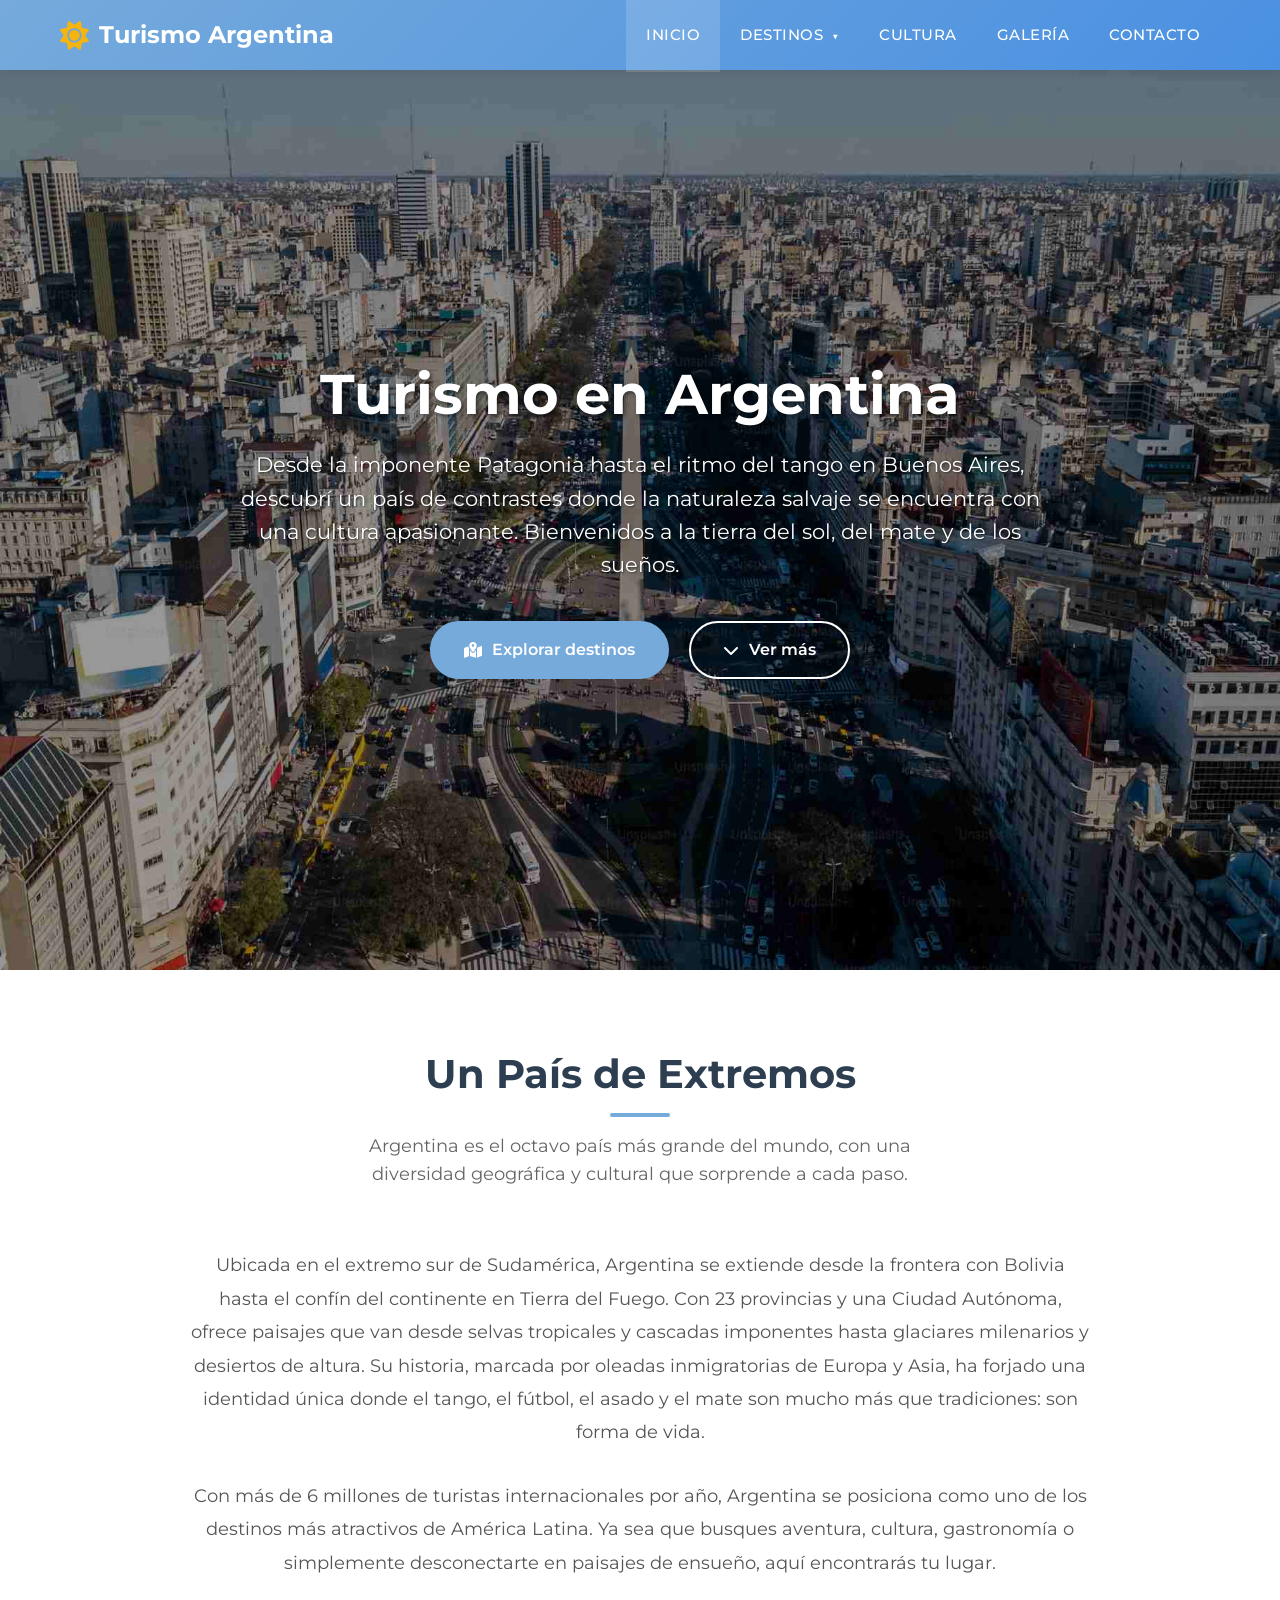
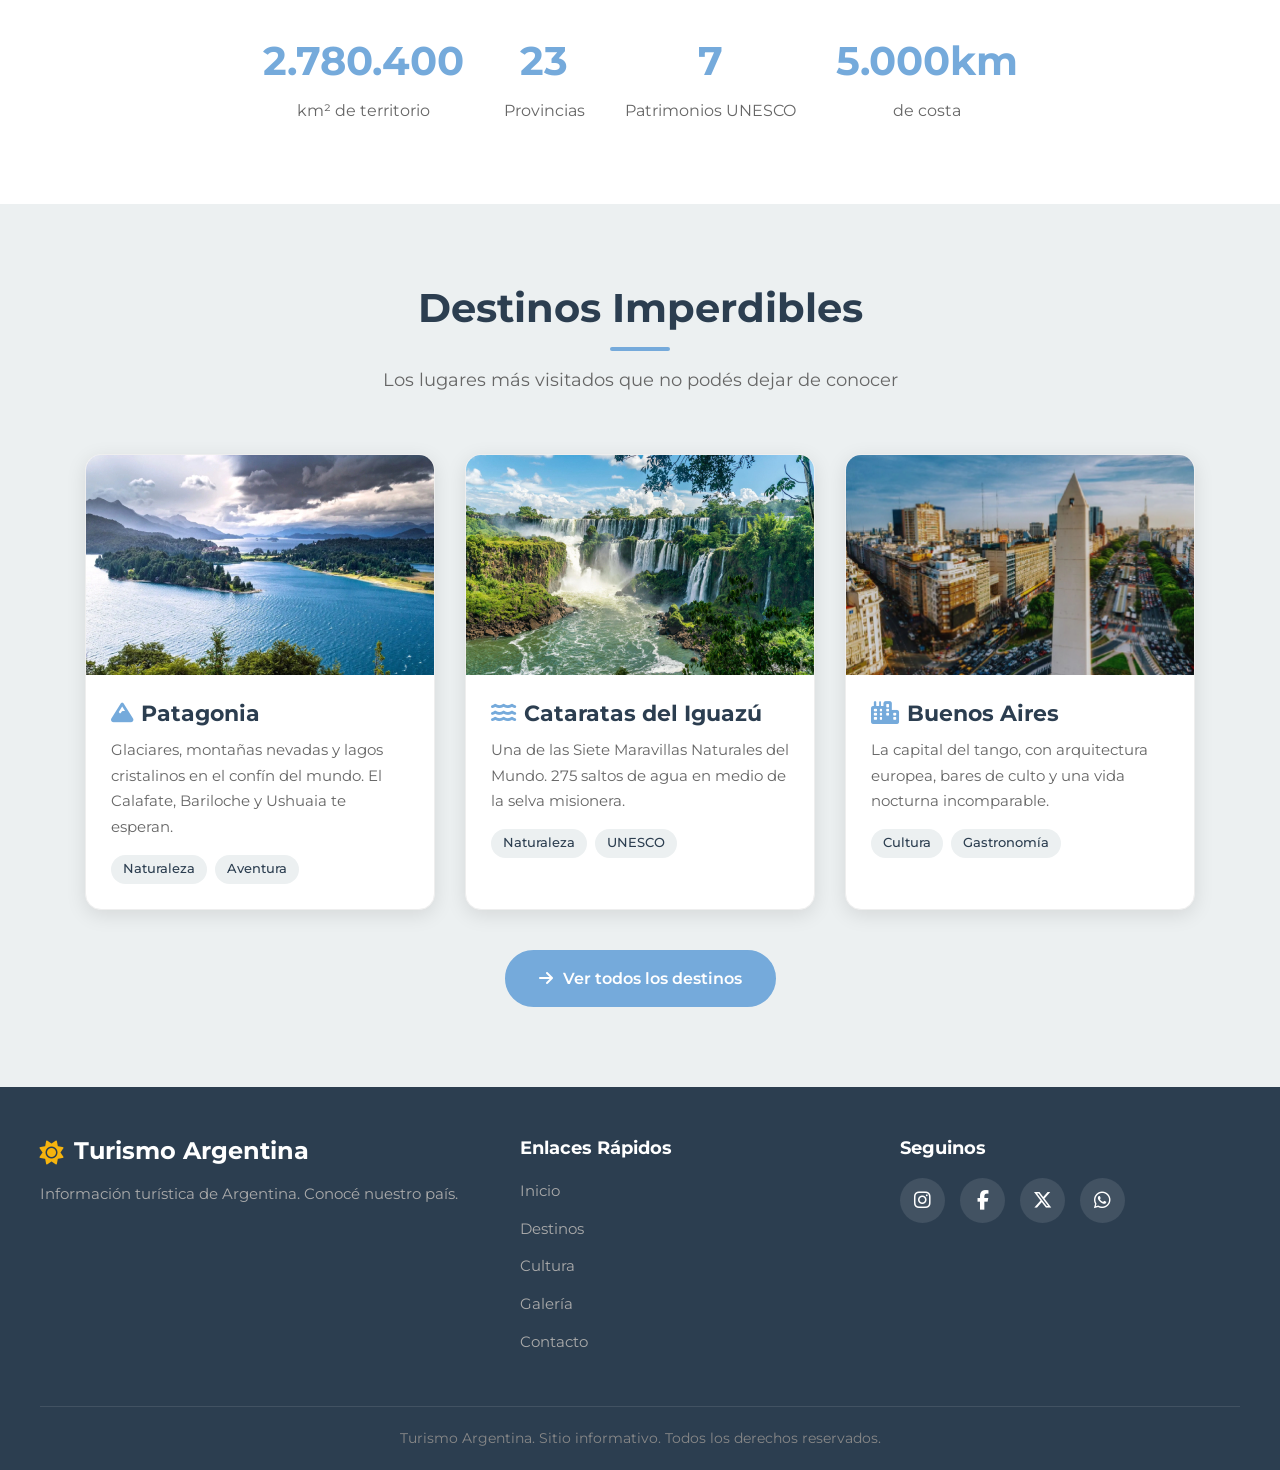
<file: index.html>
<!DOCTYPE html>
<html lang="es">

<head>
    <meta charset="UTF-8">
    <meta name="viewport" content="width=device-width, initial-scale=1.0">
    <title>Turismo en Argentina | Descubrí un país para enamorarse</title>
    <meta name="description"
        content="Descubrí los destinos turísticos más increíbles de Argentina. Patagonia, Cataratas del Iguazú, Mendoza, Buenos Aires y más.">
    <link rel="preconnect" href="https://fonts.googleapis.com">
    <link href="https://fonts.googleapis.com/css2?family=Montserrat:wght@300;400;500;600;700&display=swap"
        rel="stylesheet">
    <link rel="stylesheet" href="https://cdnjs.cloudflare.com/ajax/libs/font-awesome/6.5.2/css/all.min.css">
    <link rel="stylesheet" href="css/style.css">
    <link rel="shortcut icon" href="img/icon.png" type="image/x-icon">
</head>

<body>
    <header class="header">
        <div class="nav-container">
            <a href="index.html" class="logo">
                <i class="fas fa-sun"></i>
                <span>Turismo Argentina</span>
            </a>
            <button class="hamburger" aria-label="Menú">
                <span></span>
                <span></span>
                <span></span>
            </button>
            <ul class="nav-menu">
                <li><a href="index.html" class="active">Inicio</a></li>
                <li class="has-submenu">
                    <a href="destinos.html">Destinos</a>
                    <ul class="submenu">
                        <li><a href="destinos.html#patagonia">Patagonia</a></li>
                        <li><a href="destinos.html#litoral">Litoral</a></li>
                        <li><a href="destinos.html#cuyo">Cuyo</a></li>
                        <li><a href="destinos.html#norte">Norte Argentino</a></li>
                        <li><a href="destinos.html#buenosaires">Buenos Aires</a></li>
                    </ul>
                </li>
                <li><a href="cultura.html">Cultura</a></li>
                <li><a href="galeria.html">Galería</a></li>
                <li><a href="contacto.html">Contacto</a></li>
            </ul>
        </div>
    </header>

    <section class="hero">
        <div class="hero-content">
            <h1>Turismo en Argentina</h1>
            <p>Desde la imponente Patagonia hasta el ritmo del tango en Buenos Aires, descubrí un país de contrastes
                donde la naturaleza salvaje se encuentra con una cultura apasionante. Bienvenidos a la tierra del sol,
                del mate y de los sueños.</p>
            <div class="hero-buttons">
                <a href="destinos.html" class="btn btn-primary">
                    <i class="fas fa-map-marked-alt"></i>
                    Explorar destinos
                </a>
                <a href="#intro" class="btn btn-secondary">
                    <i class="fas fa-chevron-down"></i>
                    Ver más
                </a>
            </div>
        </div>
    </section>

    <section id="intro" class="section">
        <div class="section-header">
            <h2>Un País de Extremos</h2>
            <p>Argentina es el octavo país más grande del mundo, con una diversidad geográfica y cultural que sorprende
                a cada paso.</p>
        </div>
        <div style="max-width: 900px; margin: 0 auto; text-align: center;">
            <p style="font-size: 1.1rem; line-height: 1.9; color: #555; margin-bottom: 30px;">
                Ubicada en el extremo sur de Sudamérica, Argentina se extiende desde la frontera con Bolivia hasta el
                confín del continente en Tierra del Fuego. Con 23 provincias y una Ciudad Autónoma, ofrece paisajes que
                van desde selvas tropicales y cascadas imponentes hasta glaciares milenarios y desiertos de altura. Su
                historia, marcada por oleadas inmigratorias de Europa y Asia, ha forjado una identidad única donde el
                tango, el fútbol, el asado y el mate son mucho más que tradiciones: son forma de vida.
            </p>
            <p style="font-size: 1.1rem; line-height: 1.9; color: #555;">
                Con más de 6 millones de turistas internacionales por año, Argentina se posiciona como uno de los
                destinos más atractivos de América Latina. Ya sea que busques aventura, cultura, gastronomía o
                simplemente desconectarte en paisajes de ensueño, aquí encontrarás tu lugar.
            </p>
        </div>
        <div style="display: flex; justify-content: center; gap: 40px; margin-top: 50px; flex-wrap: wrap;">
            <div style="text-align: center;">
                <div style="font-size: 2.5rem; color: var(--celeste-argentina); font-weight: 700;">2.780.400</div>
                <div style="color: #666; margin-top: 5px;">km² de territorio</div>
            </div>
            <div style="text-align: center;">
                <div style="font-size: 2.5rem; color: var(--celeste-argentina); font-weight: 700;">23</div>
                <div style="color: #666; margin-top: 5px;">Provincias</div>
            </div>
            <div style="text-align: center;">
                <div style="font-size: 2.5rem; color: var(--celeste-argentina); font-weight: 700;">7</div>
                <div style="color: #666; margin-top: 5px;">Patrimonios UNESCO</div>
            </div>
            <div style="text-align: center;">
                <div style="font-size: 2.5rem; color: var(--celeste-argentina); font-weight: 700;">5.000km</div>
                <div style="color: #666; margin-top: 5px;">de costa</div>
            </div>
        </div>
    </section>

    <section style="background: var(--gris-claro); padding: 80px 20px;">
        <div class="section" style="padding: 0;">
            <div class="section-header">
                <h2>Destinos Imperdibles</h2>
                <p>Los lugares más visitados que no podés dejar de conocer</p>
            </div>
            <div class="destinations-grid">
                <div class="destination-card">
                    <img src="img/patagonia.jpg" alt="Patagonia Argentina">
                    <div class="card-content">
                        <h3><i class="fas fa-mountain"></i> Patagonia</h3>
                        <p>Glaciares, montañas nevadas y lagos cristalinos en el confín del mundo. El Calafate,
                            Bariloche y Ushuaia te esperan.</p>
                        <div class="card-tags">
                            <span class="tag">Naturaleza</span>
                            <span class="tag">Aventura</span>
                        </div>
                    </div>
                </div>
                <div class="destination-card">
                    <img src="img/cataratas.jpg" alt="Cataratas del Iguazú">
                    <div class="card-content">
                        <h3><i class="fas fa-water"></i> Cataratas del Iguazú</h3>
                        <p>Una de las Siete Maravillas Naturales del Mundo. 275 saltos de agua en medio de la selva
                            misionera.</p>
                        <div class="card-tags">
                            <span class="tag">Naturaleza</span>
                            <span class="tag">UNESCO</span>
                        </div>
                    </div>
                </div>
                <div class="destination-card">
                    <img src="img/bs.jpg" alt="Buenos Aires">
                    <div class="card-content">
                        <h3><i class="fas fa-city"></i> Buenos Aires</h3>
                        <p>La capital del tango, con arquitectura europea, bares de culto y una vida nocturna
                            incomparable.</p>
                        <div class="card-tags">
                            <span class="tag">Cultura</span>
                            <span class="tag">Gastronomía</span>
                        </div>
                    </div>
                </div>
            </div>
            <div style="text-align: center; margin-top: 40px;">
                <a href="destinos.html" class="btn btn-primary">
                    <i class="fas fa-arrow-right"></i>
                    Ver todos los destinos
                </a>
            </div>
        </div>
    </section>

    <footer class="footer">
        <div class="footer-content">
            <div class="footer-brand">
                <h3><i class="fas fa-sun"></i> Turismo Argentina</h3>
                <p>Información turística de Argentina. Conocé nuestro país.</p>
            </div>
            <div class="footer-links">
                <h4>Enlaces Rápidos</h4>
                <ul>
                    <li><a href="index.html">Inicio</a></li>
                    <li><a href="destinos.html">Destinos</a></li>
                    <li><a href="cultura.html">Cultura</a></li>
                    <li><a href="galeria.html">Galería</a></li>
                    <li><a href="contacto.html">Contacto</a></li>
                </ul>
            </div>
            <div class="footer-social">
                <h4>Seguinos</h4>
                <div class="social-icons">
                    <a href="https://instagram.com" target="_blank" aria-label="Instagram"><i
                            class="fab fa-instagram"></i></a>
                    <a href="https://facebook.com" target="_blank" aria-label="Facebook"><i
                            class="fab fa-facebook-f"></i></a>
                    <a href="https://x.com" target="_blank" aria-label="X (Twitter)"><i
                            class="fab fa-x-twitter"></i></a>
                    <a href="https://wa.me/5490000000000" target="_blank" aria-label="WhatsApp"><i
                            class="fab fa-whatsapp"></i></a>
                </div>
            </div>
        </div>
        <div class="footer-bottom">
            <p> Turismo Argentina. Sitio informativo. Todos los derechos reservados.</p>
        </div>
    </footer>

    <script src="js/main.js"></script>
</body>

</html>
</file>
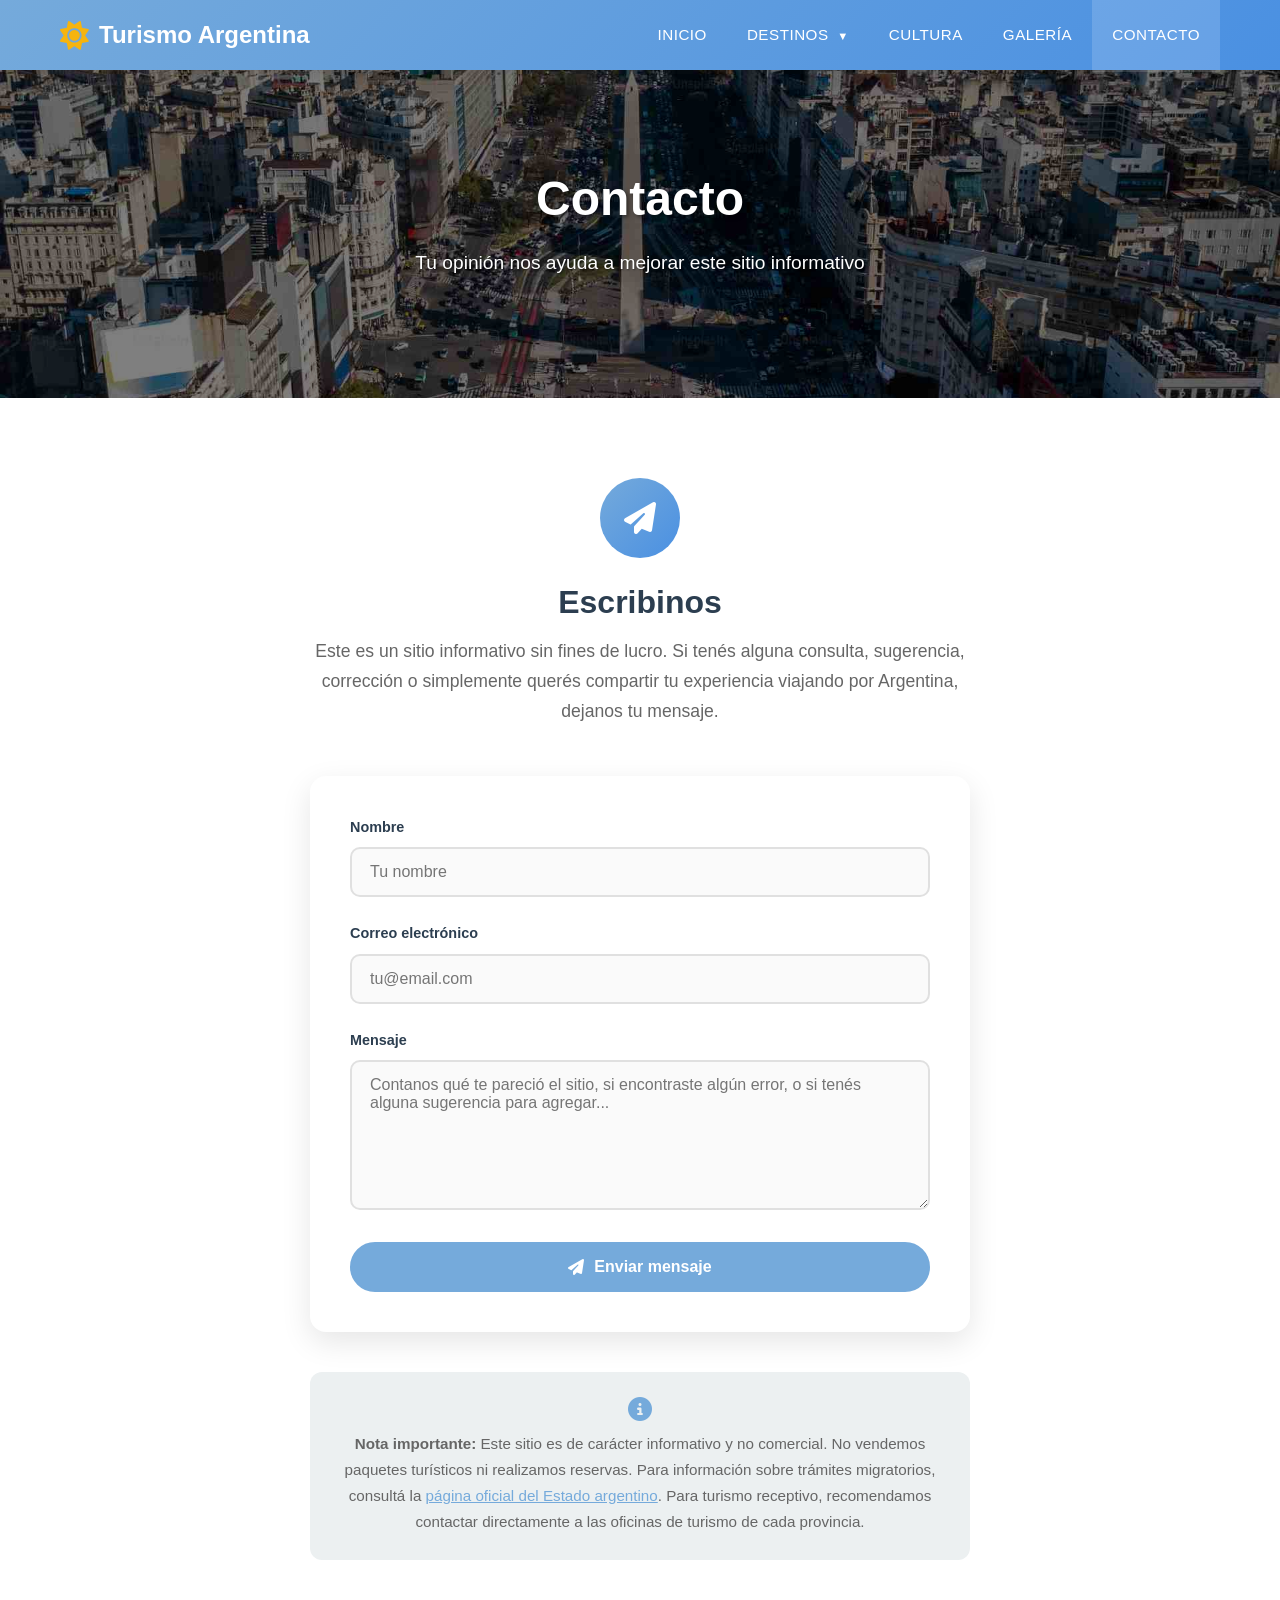
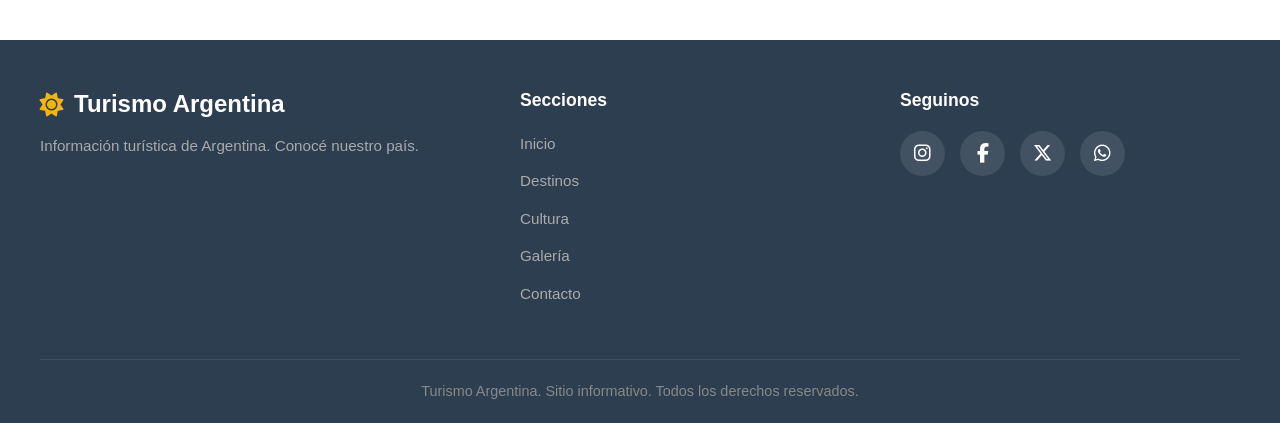
<file: contacto.html>
<!DOCTYPE html>
<html lang="es">

<head>
    <meta charset="UTF-8">
    <meta name="viewport" content="width=device-width, initial-scale=1.0">
    <title>Contacto | Turismo en Argentina</title>
    <meta name="description"
        content="Contacto del sitio informativo Turismo en Argentina. Envianos tus consultas o sugerencias.">
    <link rel="preconnect" href="https://fonts.googleapis.com">
    <link rel="stylesheet" href="https://cdnjs.cloudflare.com/ajax/libs/font-awesome/6.5.2/css/all.min.css">
    <link rel="stylesheet" href="css/style.css">
    <link rel="shortcut icon" href="img/icon.png" type="image/x-icon">
    <style>
        .contacto-simple {
            max-width: 700px;
            margin: 0 auto;
            padding: 0 20px;
        }

        .contacto-info {
            text-align: center;
            margin-bottom: 50px;
        }

        .contacto-info h2 {
            font-size: 2rem;
            color: var(--gris-oscuro);
            margin-bottom: 15px;
        }

        .contacto-info p {
            color: #666;
            font-size: 1.1rem;
            line-height: 1.7;
        }

        .contacto-icon {
            width: 80px;
            height: 80px;
            background: linear-gradient(135deg, var(--celeste-argentina), var(--celeste-oscuro));
            border-radius: 50%;
            display: flex;
            align-items: center;
            justify-content: center;
            margin: 0 auto 25px;
            color: white;
            font-size: 2rem;
        }

        .contacto-form {
            background: var(--blanco);
            padding: 40px;
            border-radius: 16px;
            box-shadow: 0 10px 30px var(--sombra);
        }

        .form-success {
            background: #d4edda;
            color: #155724;
            padding: 15px 20px;
            border-radius: 10px;
            margin-bottom: 25px;
            display: none;
            border-left: 4px solid var(--verde-naturaleza);
        }

        .form-group {
            margin-bottom: 25px;
        }

        .form-group label {
            display: block;
            margin-bottom: 8px;
            color: var(--gris-oscuro);
            font-weight: 600;
            font-size: 0.9rem;
        }

        .form-group input,
        .form-group textarea {
            width: 100%;
            padding: 14px 18px;
            border: 2px solid #e0e0e0;
            border-radius: 10px;
            font-family: inherit;
            font-size: 1rem;
            transition: all 0.3s;
            background: #fafafa;
        }

        .form-group input:focus,
        .form-group textarea:focus {
            outline: none;
            border-color: var(--celeste-argentina);
            background: var(--blanco);
            box-shadow: 0 0 0 4px rgba(117, 170, 219, 0.1);
        }

        .form-group textarea {
            min-height: 150px;
            resize: vertical;
        }

        .error-message {
            color: #e74c3c;
            font-size: 0.85rem;
            margin-top: 5px;
            display: none;
        }

        .form-group.error input,
        .form-group.error textarea {
            border-color: #e74c3c;
        }

        .form-group.error .error-message {
            display: block;
        }

        .contacto-nota {
            margin-top: 40px;
            padding: 25px 30px;
            background: var(--gris-claro);
            border-radius: 12px;
            text-align: center;
        }

        .contacto-nota p {
            color: #666;
            font-size: 0.95rem;
            line-height: 1.7;
            margin: 0;
        }

        .contacto-nota i {
            color: var(--celeste-argentina);
            font-size: 1.5rem;
            margin-bottom: 10px;
            display: block;
        }

        @media (max-width: 768px) {
            .contacto-form {
                padding: 25px;
            }

            .contacto-info h2 {
                font-size: 1.6rem;
            }
        }
    </style>
</head>

<body>
    <header class="header">
        <div class="nav-container">
            <a href="index.html" class="logo">
                <i class="fas fa-sun"></i>
                <span>Turismo Argentina</span>
            </a>
            <button class="hamburger" aria-label="Menú">
                <span></span><span></span><span></span>
            </button>
            <ul class="nav-menu">
                <li><a href="index.html">Inicio</a></li>
                <li class="has-submenu">
                    <a href="destinos.html">Destinos</a>
                    <ul class="submenu">
                        <li><a href="destinos.html#patagonia">Patagonia</a></li>
                        <li><a href="destinos.html#litoral">Litoral</a></li>
                        <li><a href="destinos.html#cuyo">Cuyo</a></li>
                        <li><a href="destinos.html#norte">Norte Argentino</a></li>
                        <li><a href="destinos.html#buenosaires">Buenos Aires</a></li>
                    </ul>
                </li>
                <li><a href="cultura.html">Cultura</a></li>
                <li><a href="galeria.html">Galería</a></li>
                <li><a href="contacto.html" class="active">Contacto</a></li>
            </ul>
        </div>
    </header>

    <main style="margin-top: 70px;">
        <section
            style="background: linear-gradient(rgba(0,0,0,0.5), rgba(0,0,0,0.5)), url('img/hero.jpg') center/cover; padding: 100px 20px; text-align: center; color: white;">
            <h1 style="font-size: 3rem; text-shadow: 2px 2px 4px rgba(0,0,0,0.5);">Contacto</h1>
            <p
                style="font-size: 1.2rem; max-width: 600px; margin: 20px auto; text-shadow: 1px 1px 2px rgba(0,0,0,0.5);">
                Tu opinión nos ayuda a mejorar este sitio informativo</p>
        </section>

        <section class="section">
            <div class="contacto-simple">
                <div class="contacto-info">
                    <div class="contacto-icon">
                        <i class="fas fa-paper-plane"></i>
                    </div>
                    <h2>Escribinos</h2>
                    <p>Este es un sitio informativo sin fines de lucro. Si tenés alguna consulta, sugerencia, corrección
                        o simplemente querés compartir tu experiencia viajando por Argentina, dejanos tu mensaje.</p>
                </div>

                <div class="contacto-form">
                    <div class="form-success">
                        <i class="fas fa-check-circle"></i> ¡Mensaje enviado! Gracias por contactarnos.
                    </div>

                    <form id="contactForm" novalidate>
                        <div class="form-group">
                            <label for="nombre">Nombre</label>
                            <input type="text" id="nombre" name="nombre" placeholder="Tu nombre" required>
                            <span class="error-message">Ingresá tu nombre (mínimo 3 caracteres)</span>
                        </div>

                        <div class="form-group">
                            <label for="email">Correo electrónico</label>
                            <input type="email" id="email" name="email" placeholder="tu@email.com" required>
                            <span class="error-message">Ingresá un email válido</span>
                        </div>

                        <div class="form-group">
                            <label for="mensaje">Mensaje</label>
                            <textarea id="mensaje" name="mensaje"
                                placeholder="Contanos qué te pareció el sitio, si encontraste algún error, o si tenés alguna sugerencia para agregar..."
                                required></textarea>
                            <span class="error-message">El mensaje debe tener al menos 10 caracteres</span>
                        </div>

                        <button type="submit" class="btn btn-primary" style="width: 100%; justify-content: center;">
                            <i class="fas fa-paper-plane"></i>
                            Enviar mensaje
                        </button>
                    </form>
                </div>

                <div class="contacto-nota">
                    <i class="fas fa-info-circle"></i>
                    <p><strong>Nota importante:</strong> Este sitio es de carácter informativo y no comercial. No
                        vendemos paquetes turísticos ni realizamos reservas. Para información sobre trámites
                        migratorios, consultá la <a href="https://www.argentina.gob.ar" target="_blank"
                            style="color: var(--celeste-argentina); text-decoration: underline;">página oficial del
                            Estado argentino</a>. Para turismo receptivo, recomendamos contactar directamente a las
                        oficinas de turismo de cada provincia.</p>
                </div>
            </div>
        </section>
    </main>

    <footer class="footer">
        <div class="footer-content">
            <div class="footer-brand">
                <h3><i class="fas fa-sun"></i> Turismo Argentina</h3>
                <p>Información turística de Argentina. Conocé nuestro país.</p>
            </div>
            <div class="footer-links">
                <h4>Secciones</h4>
                <ul>
                    <li><a href="index.html">Inicio</a></li>
                    <li><a href="destinos.html">Destinos</a></li>
                    <li><a href="cultura.html">Cultura</a></li>
                    <li><a href="galeria.html">Galería</a></li>
                    <li><a href="contacto.html">Contacto</a></li>
                </ul>
            </div>
            <div class="footer-social">
                <h4>Seguinos</h4>
                <div class="social-icons">
                    <a href="https://instagram.com" target="_blank"><i class="fab fa-instagram"></i></a>
                    <a href="https://facebook.com" target="_blank"><i class="fab fa-facebook-f"></i></a>
                    <a href="https://x.com" target="_blank"><i class="fab fa-x-twitter"></i></a>
                    <a href="https://wa.me/5490000000000" target="_blank"><i class="fab fa-whatsapp"></i></a>
                </div>
            </div>
        </div>
        <div class="footer-bottom">
            <p> Turismo Argentina. Sitio informativo. Todos los derechos reservados.</p>
        </div>
    </footer>

    <script src="js/main.js"></script>
</body>

</html>
</file>
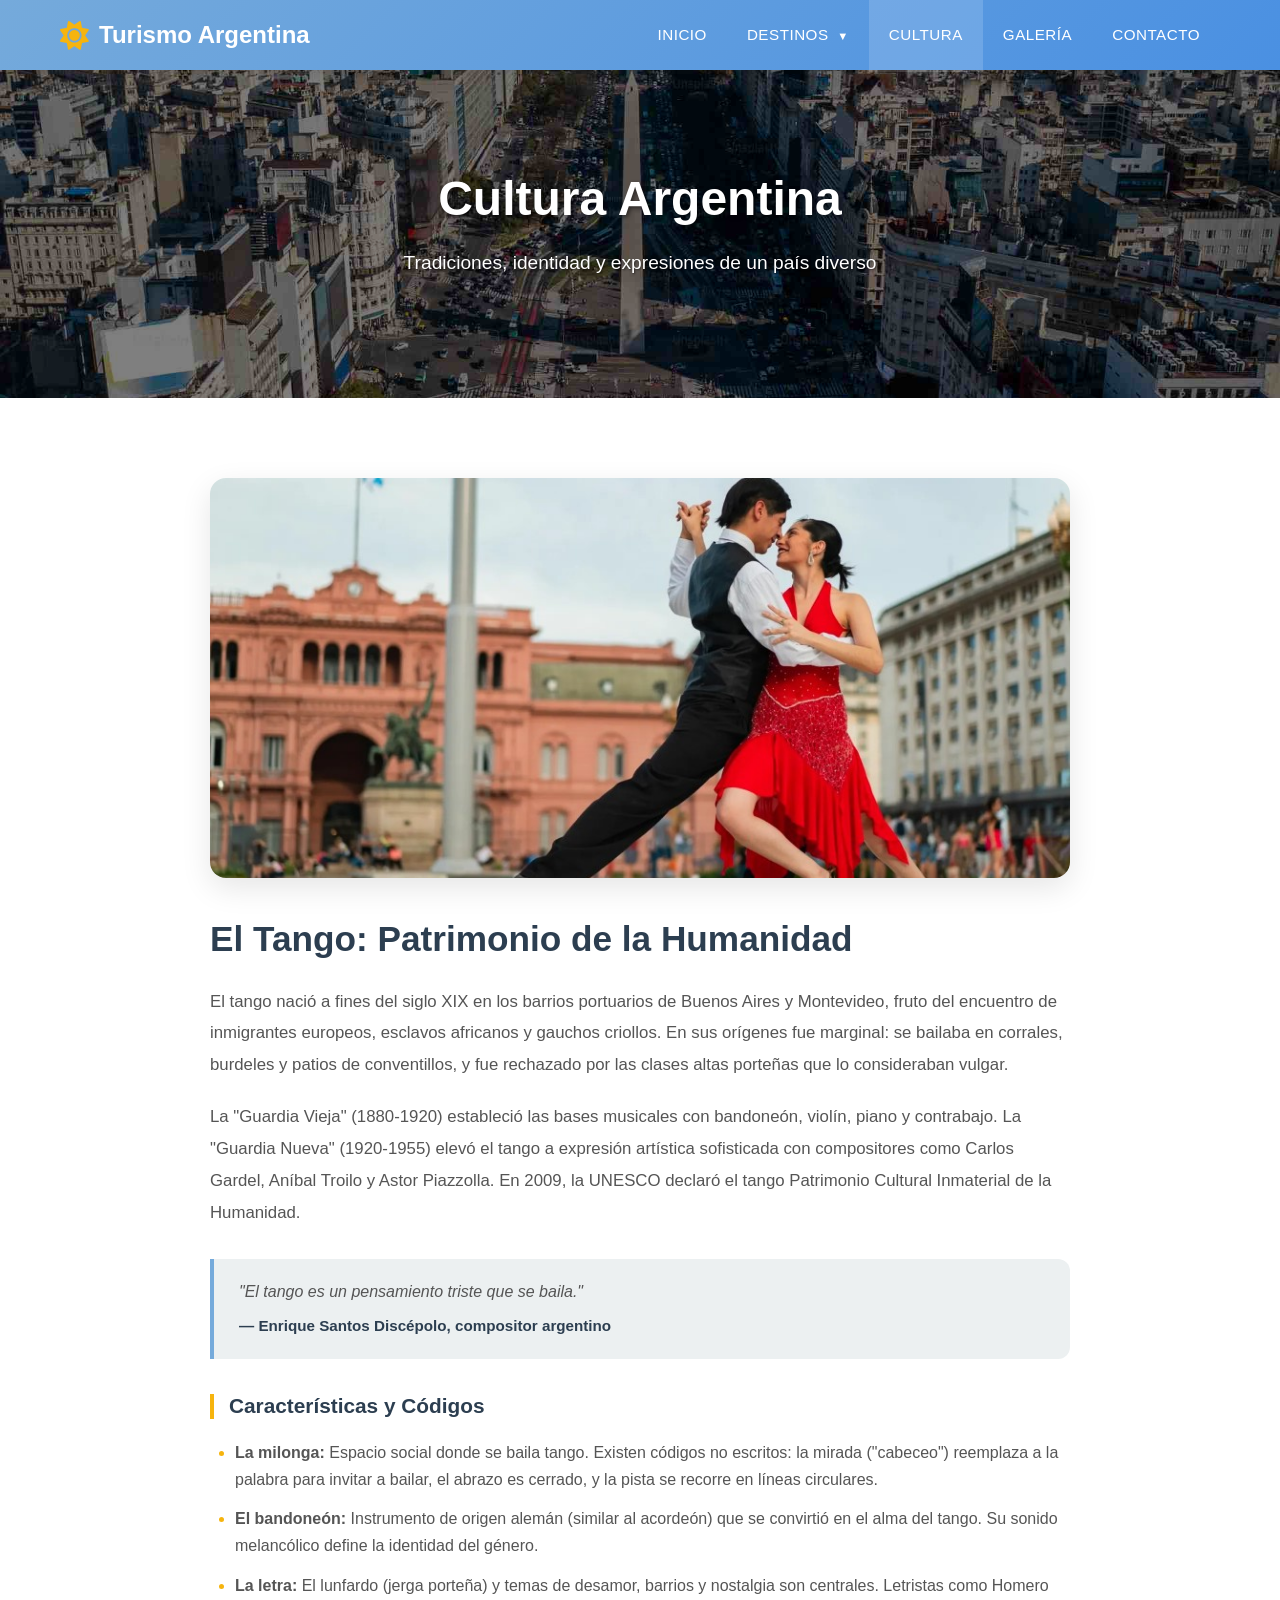
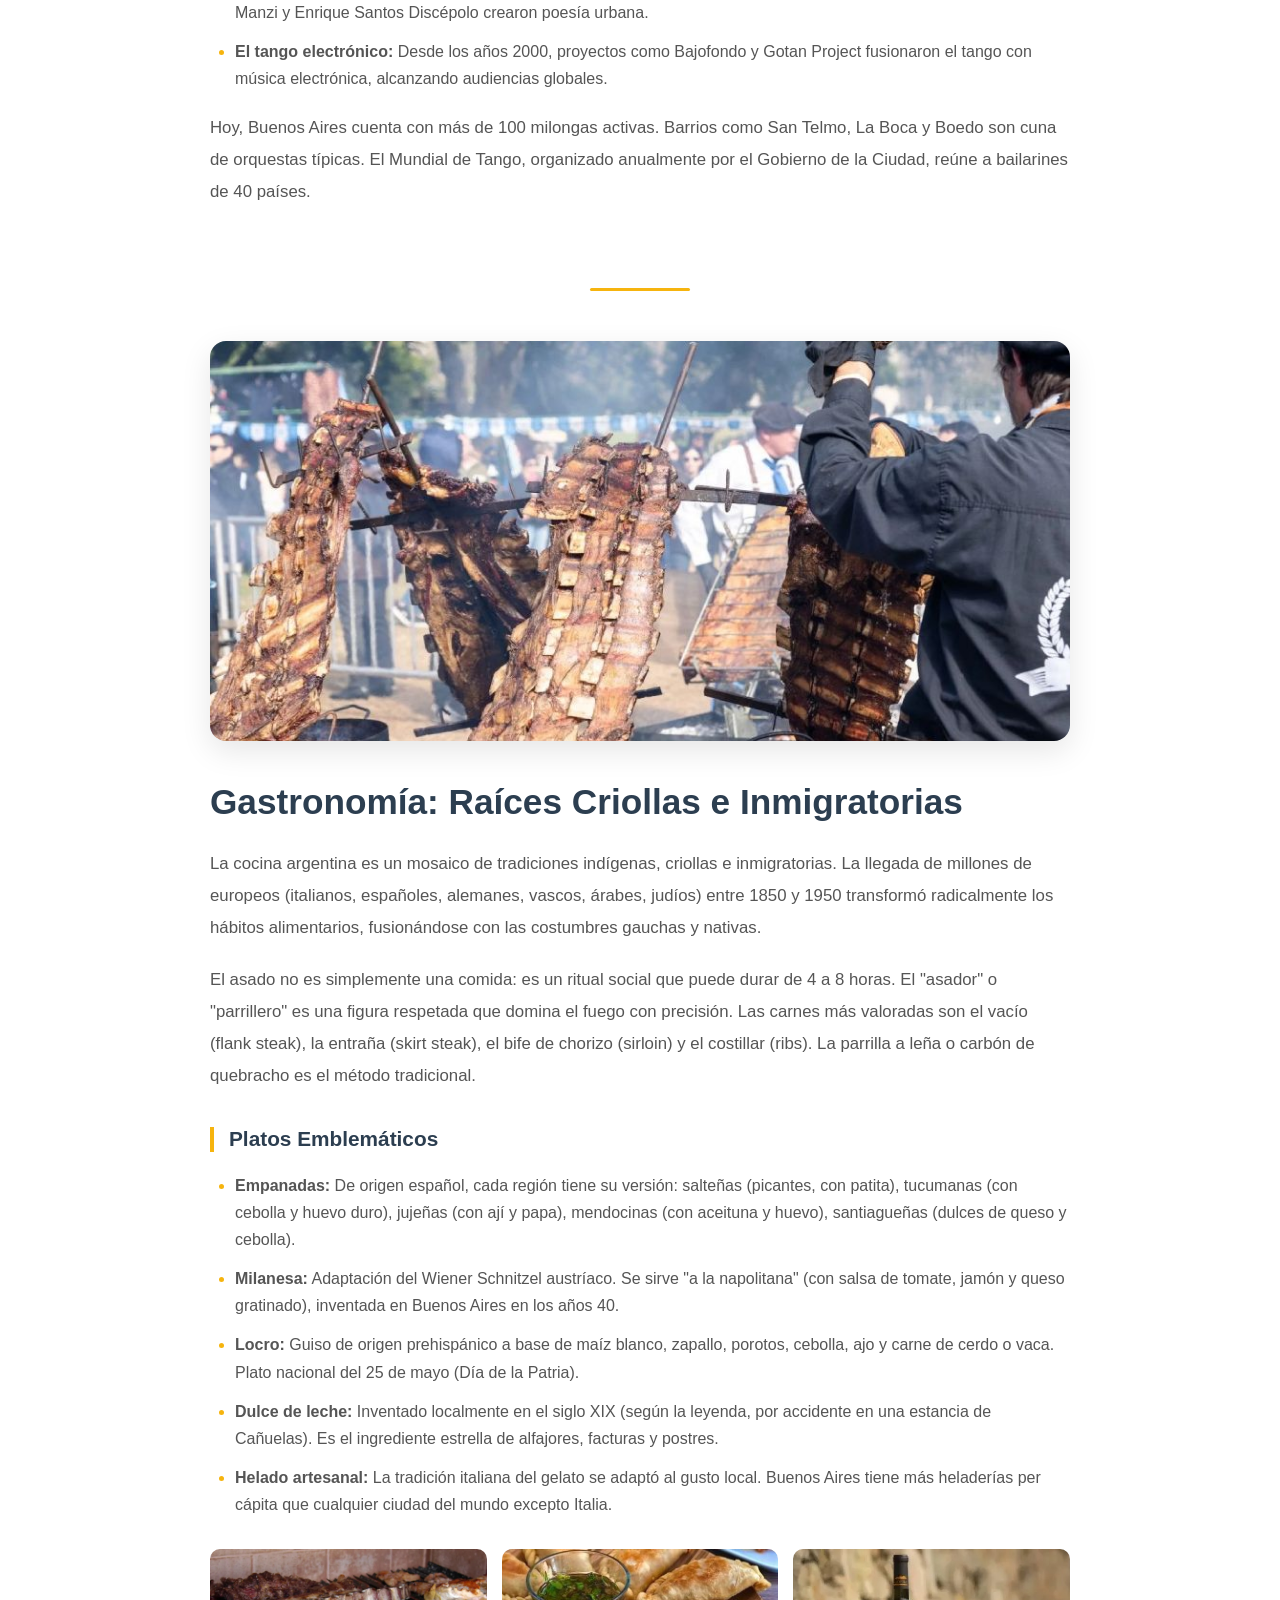
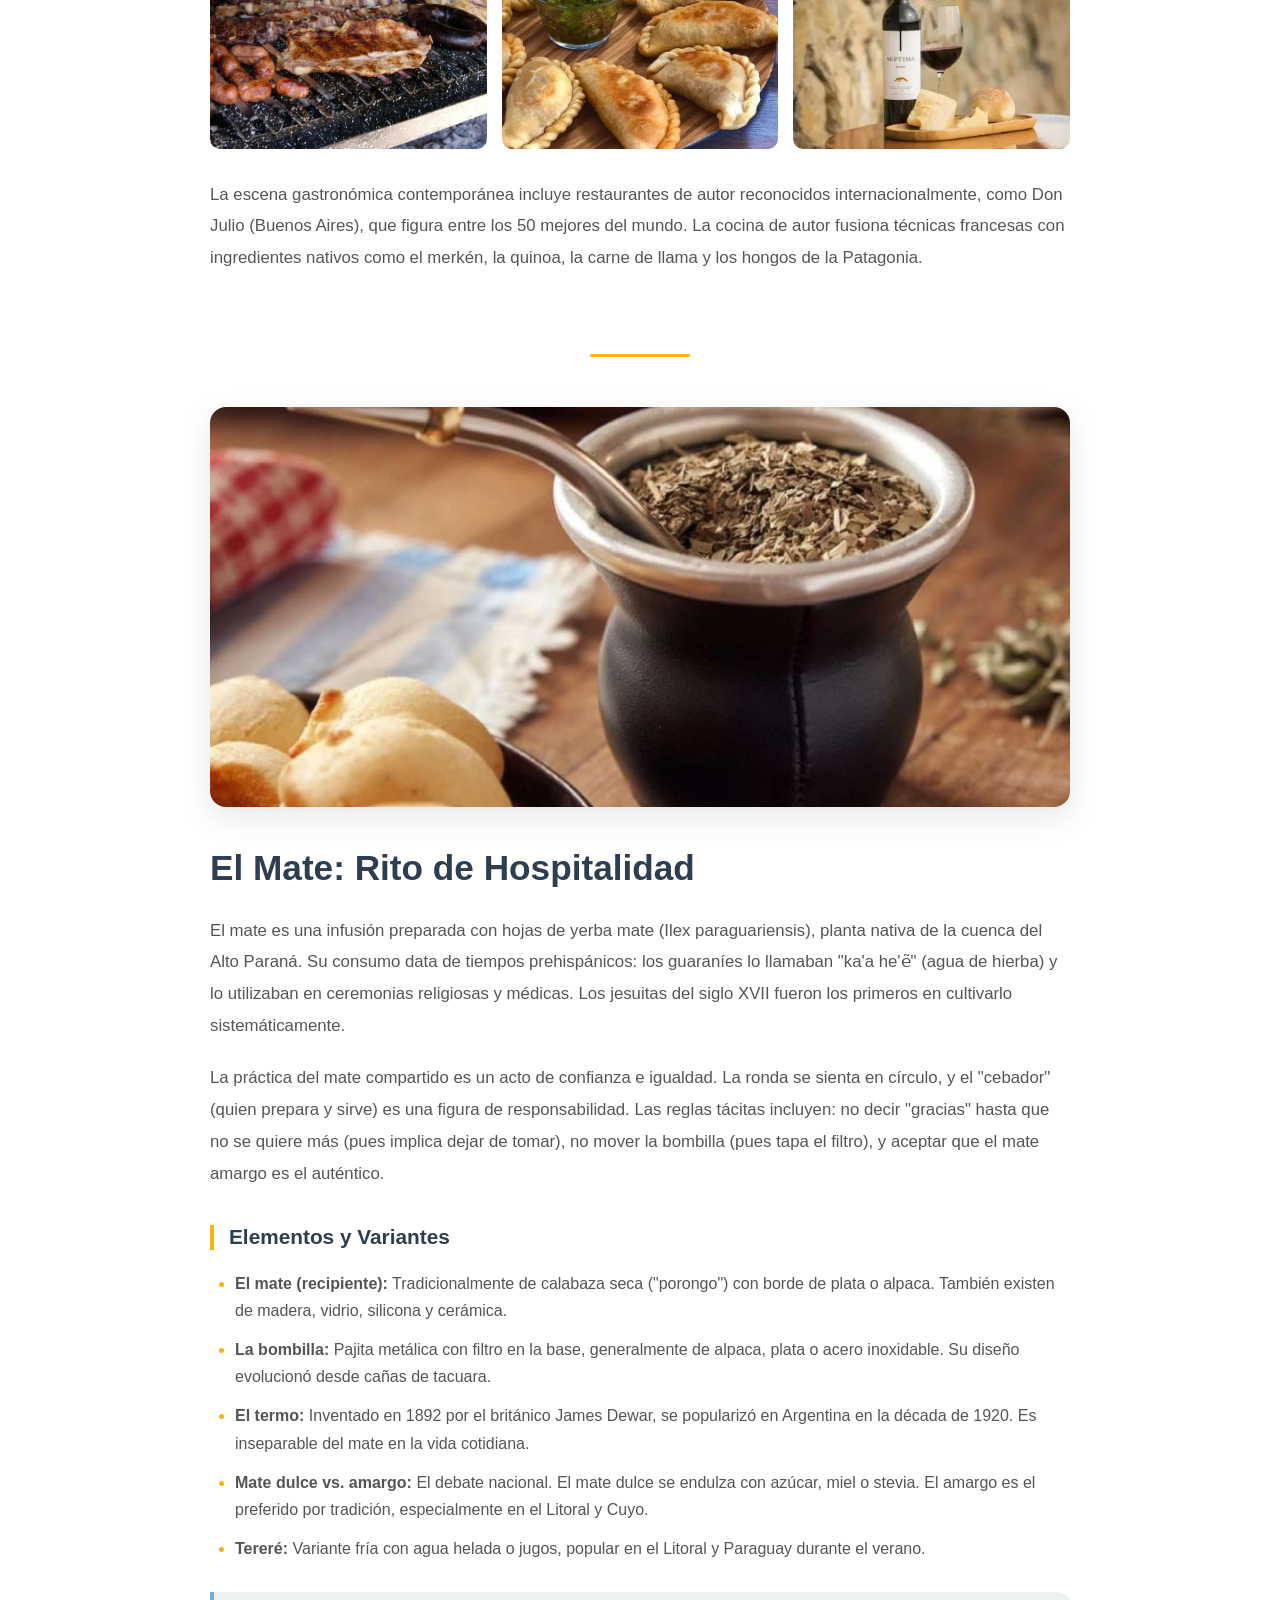
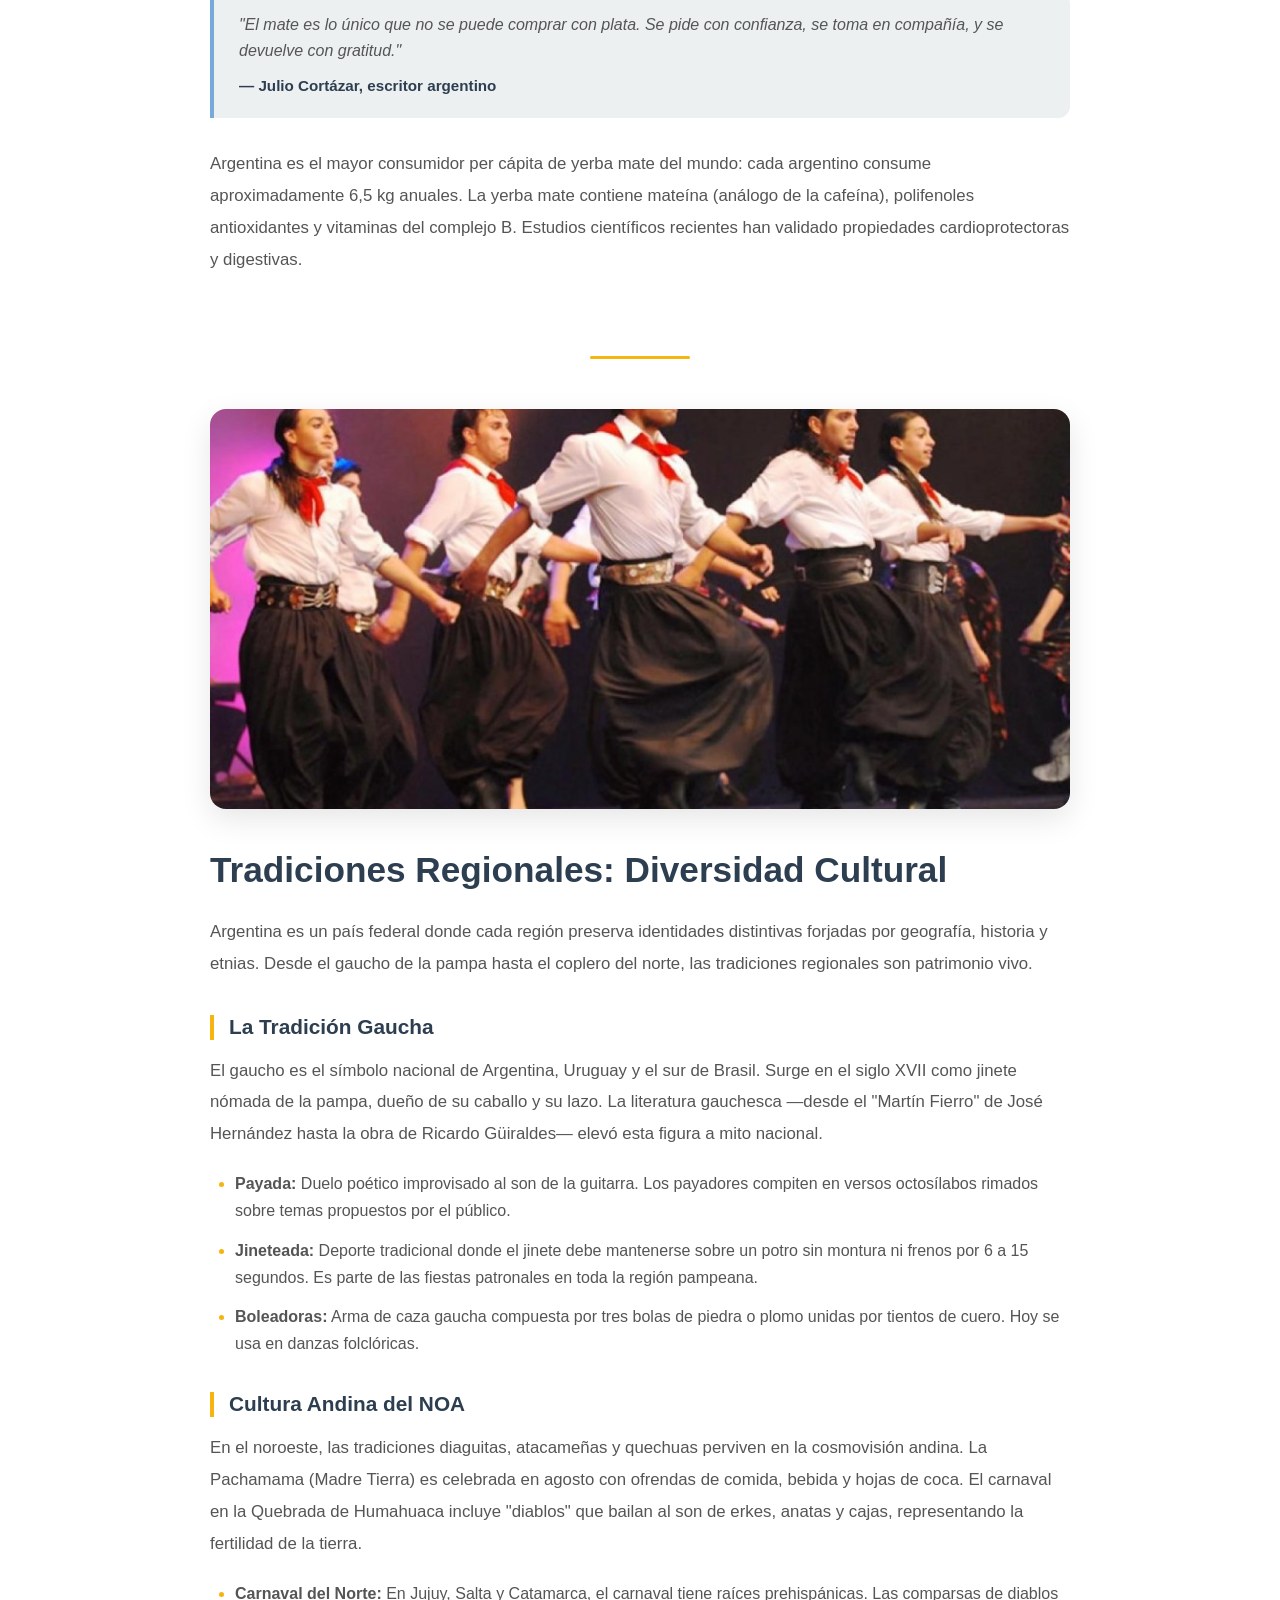
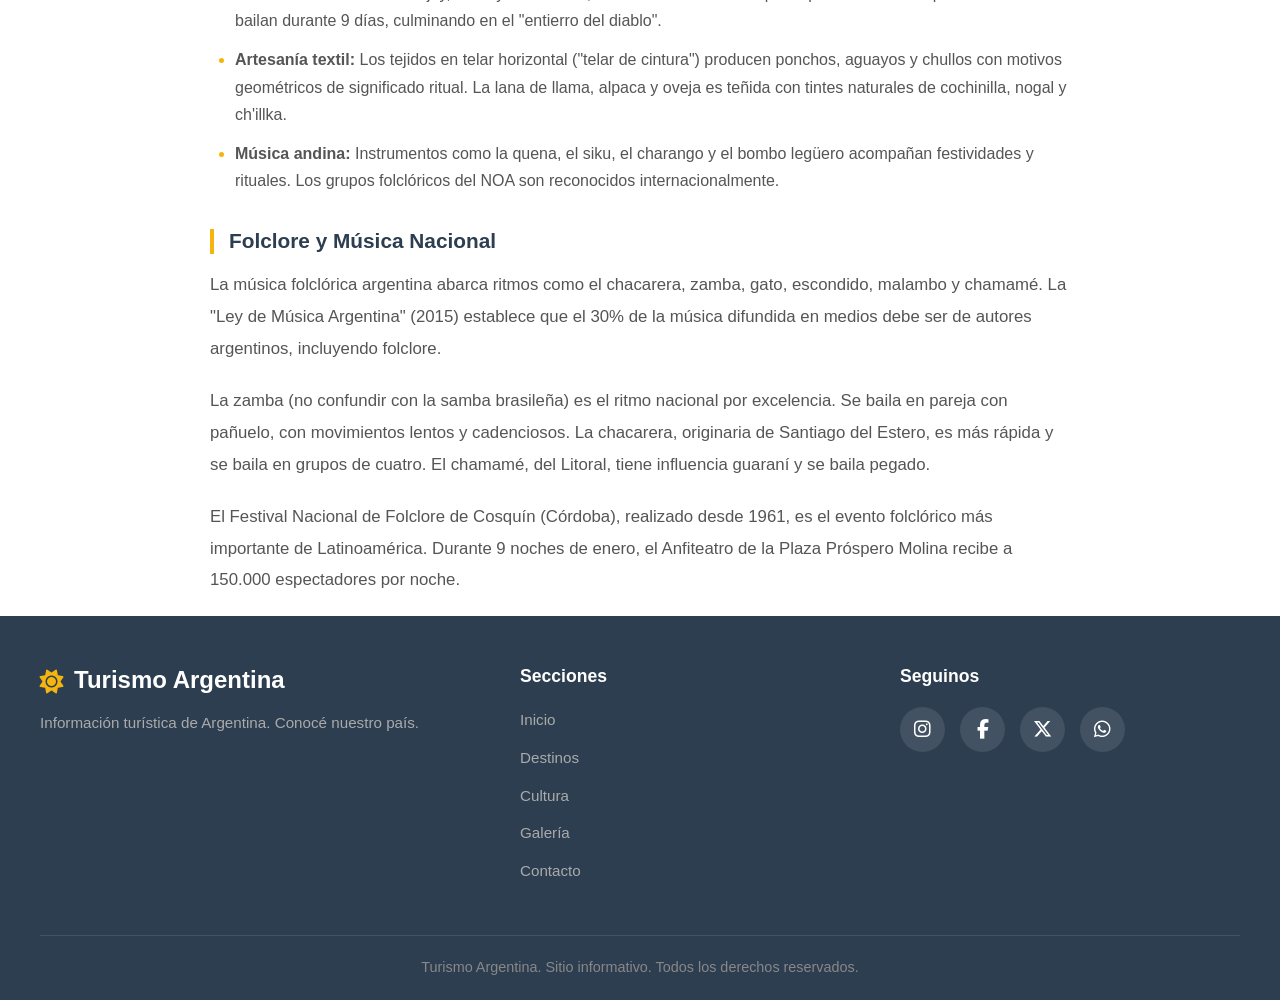
<file: cultura.html>
<!DOCTYPE html>
<html lang="es">

<head>
    <meta charset="UTF-8">
    <meta name="viewport" content="width=device-width, initial-scale=1.0">
    <title>Cultura Argentina | Turismo en Argentina</title>
    <meta name="description"
        content="Conocé la cultura argentina: tango, gastronomía, mate y tradiciones regionales. Información histórica y social.">
    <link rel="preconnect" href="https://fonts.googleapis.com">
    <link rel="stylesheet" href="https://cdnjs.cloudflare.com/ajax/libs/font-awesome/6.5.2/css/all.min.css">
    <link rel="stylesheet" href="css/style.css">
    <link rel="shortcut icon" href="img/icon.png" type="image/x-icon">
    <style>
        .cultura-articulo {
            max-width: 900px;
            margin: 0 auto 80px;
            padding: 0 20px;
        }

        .cultura-articulo:last-child {
            margin-bottom: 0;
        }

        .cultura-hero {
            width: 100%;
            height: 400px;
            object-fit: cover;
            border-radius: 16px;
            margin-bottom: 40px;
            box-shadow: 0 10px 30px var(--sombra);
        }

        .cultura-articulo h2 {
            font-size: 2.2rem;
            color: var(--gris-oscuro);
            margin-bottom: 25px;
            line-height: 1.2;
        }

        .cultura-articulo h3 {
            font-size: 1.3rem;
            color: var(--gris-oscuro);
            margin: 35px 0 15px;
            padding-left: 15px;
            border-left: 4px solid var(--dorado-sol);
        }

        .cultura-articulo p {
            font-size: 1.05rem;
            line-height: 1.9;
            color: #555;
            margin-bottom: 20px;
        }

        .cultura-articulo blockquote {
            border-left: 4px solid var(--celeste-argentina);
            padding: 20px 25px;
            margin: 30px 0;
            background: var(--gris-claro);
            border-radius: 0 12px 12px 0;
            font-style: italic;
            color: #555;
        }

        .cultura-articulo blockquote cite {
            display: block;
            margin-top: 10px;
            font-style: normal;
            font-weight: 600;
            color: var(--gris-oscuro);
            font-size: 0.95rem;
        }

        .cultura-articulo ul {
            margin: 20px 0;
            padding-left: 25px;
        }

        .cultura-articulo ul li {
            margin-bottom: 12px;
            line-height: 1.7;
            color: #555;
        }

        .cultura-articulo ul li::marker {
            color: var(--dorado-sol);
        }

        .cultura-galeria {
            display: grid;
            grid-template-columns: repeat(auto-fit, minmax(250px, 1fr));
            gap: 15px;
            margin: 30px 0;
        }

        .cultura-galeria img {
            width: 100%;
            height: 200px;
            object-fit: cover;
            border-radius: 10px;
            transition: transform 0.3s;
        }

        .cultura-galeria img:hover {
            transform: scale(1.03);
        }

        .divider {
            max-width: 100px;
            height: 3px;
            background: var(--dorado-sol);
            border-radius: 2px;
            margin: 0 auto 50px;
        }

        @media (max-width: 768px) {
            .cultura-hero {
                height: 250px;
            }

            .cultura-articulo h2 {
                font-size: 1.6rem;
            }

            .cultura-articulo p {
                font-size: 1rem;
            }
        }
    </style>
</head>

<body>
    <header class="header">
        <div class="nav-container">
            <a href="index.html" class="logo">
                <i class="fas fa-sun"></i>
                <span>Turismo Argentina</span>
            </a>
            <button class="hamburger" aria-label="Menú">
                <span></span><span></span><span></span>
            </button>
            <ul class="nav-menu">
                <li><a href="index.html">Inicio</a></li>
                <li class="has-submenu">
                    <a href="destinos.html">Destinos</a>
                    <ul class="submenu">
                        <li><a href="destinos.html#patagonia">Patagonia</a></li>
                        <li><a href="destinos.html#litoral">Litoral</a></li>
                        <li><a href="destinos.html#cuyo">Cuyo</a></li>
                        <li><a href="destinos.html#norte">Norte Argentino</a></li>
                        <li><a href="destinos.html#buenosaires">Buenos Aires</a></li>
                    </ul>
                </li>
                <li><a href="cultura.html" class="active">Cultura</a></li>
                <li><a href="galeria.html">Galería</a></li>
                <li><a href="contacto.html">Contacto</a></li>
            </ul>
        </div>
    </header>

    <main style="margin-top: 70px;">
        <section
            style="background: linear-gradient(rgba(0,0,0,0.5), rgba(0,0,0,0.5)), url('img/hero.jpg') center/cover; padding: 100px 20px; text-align: center; color: white;">
            <h1 style="font-size: 3rem; text-shadow: 2px 2px 4px rgba(0,0,0,0.5);">Cultura Argentina</h1>
            <p
                style="font-size: 1.2rem; max-width: 600px; margin: 20px auto; text-shadow: 1px 1px 2px rgba(0,0,0,0.5);">
                Tradiciones, identidad y expresiones de un país diverso</p>
        </section>

        <!-- TANGO -->
        <article class="cultura-articulo" style="margin-top: 80px;">
            <img src="img/tango.jpg" alt="Tango Argentino" class="cultura-hero">

            <h2>El Tango: Patrimonio de la Humanidad</h2>

            <p>El tango nació a fines del siglo XIX en los barrios portuarios de Buenos Aires y Montevideo, fruto del
                encuentro de inmigrantes europeos, esclavos africanos y gauchos criollos. En sus orígenes fue marginal:
                se bailaba en corrales, burdeles y patios de conventillos, y fue rechazado por las clases altas porteñas
                que lo consideraban vulgar.</p>

            <p>La "Guardia Vieja" (1880-1920) estableció las bases musicales con bandoneón, violín, piano y contrabajo.
                La "Guardia Nueva" (1920-1955) elevó el tango a expresión artística sofisticada con compositores como
                Carlos Gardel, Aníbal Troilo y Astor Piazzolla. En 2009, la UNESCO declaró el tango Patrimonio Cultural
                Inmaterial de la Humanidad.</p>

            <blockquote>
                "El tango es un pensamiento triste que se baila."
                <cite>— Enrique Santos Discépolo, compositor argentino</cite>
            </blockquote>

            <h3>Características y Códigos</h3>
            <ul>
                <li><strong>La milonga:</strong> Espacio social donde se baila tango. Existen códigos no escritos: la
                    mirada ("cabeceo") reemplaza a la palabra para invitar a bailar, el abrazo es cerrado, y la pista se
                    recorre en líneas circulares.</li>
                <li><strong>El bandoneón:</strong> Instrumento de origen alemán (similar al acordeón) que se convirtió
                    en el alma del tango. Su sonido melancólico define la identidad del género.</li>
                <li><strong>La letra:</strong> El lunfardo (jerga porteña) y temas de desamor, barrios y nostalgia son
                    centrales. Letristas como Homero Manzi y Enrique Santos Discépolo crearon poesía urbana.</li>
                <li><strong>El tango electrónico:</strong> Desde los años 2000, proyectos como Bajofondo y Gotan Project
                    fusionaron el tango con música electrónica, alcanzando audiencias globales.</li>
            </ul>

            <p>Hoy, Buenos Aires cuenta con más de 100 milongas activas. Barrios como San Telmo, La Boca y Boedo son
                cuna de orquestas típicas. El Mundial de Tango, organizado anualmente por el Gobierno de la Ciudad,
                reúne a bailarines de 40 países.</p>
        </article>

        <div class="divider"></div>

        <!-- GASTRONOMÍA -->
        <article class="cultura-articulo">
            <img src="img/asado1.jpg" alt="Asado Argentino" class="cultura-hero">

            <h2>Gastronomía: Raíces Criollas e Inmigratorias</h2>

            <p>La cocina argentina es un mosaico de tradiciones indígenas, criollas e inmigratorias. La llegada de
                millones de europeos (italianos, españoles, alemanes, vascos, árabes, judíos) entre 1850 y 1950
                transformó radicalmente los hábitos alimentarios, fusionándose con las costumbres gauchas y nativas.</p>

            <p>El asado no es simplemente una comida: es un ritual social que puede durar de 4 a 8 horas. El "asador" o
                "parrillero" es una figura respetada que domina el fuego con precisión. Las carnes más valoradas son el
                vacío (flank steak), la entraña (skirt steak), el bife de chorizo (sirloin) y el costillar (ribs). La
                parrilla a leña o carbón de quebracho es el método tradicional.</p>

            <h3>Platos Emblemáticos</h3>
            <ul>
                <li><strong>Empanadas:</strong> De origen español, cada región tiene su versión: salteñas (picantes, con
                    patita), tucumanas (con cebolla y huevo duro), jujeñas (con ají y papa), mendocinas (con aceituna y
                    huevo), santiagueñas (dulces de queso y cebolla).</li>
                <li><strong>Milanesa:</strong> Adaptación del Wiener Schnitzel austríaco. Se sirve "a la napolitana"
                    (con salsa de tomate, jamón y queso gratinado), inventada en Buenos Aires en los años 40.</li>
                <li><strong>Locro:</strong> Guiso de origen prehispánico a base de maíz blanco, zapallo, porotos,
                    cebolla, ajo y carne de cerdo o vaca. Plato nacional del 25 de mayo (Día de la Patria).</li>
                <li><strong>Dulce de leche:</strong> Inventado localmente en el siglo XIX (según la leyenda, por
                    accidente en una estancia de Cañuelas). Es el ingrediente estrella de alfajores, facturas y postres.
                </li>
                <li><strong>Helado artesanal:</strong> La tradición italiana del gelato se adaptó al gusto local. Buenos
                    Aires tiene más heladerías per cápita que cualquier ciudad del mundo excepto Italia.</li>
            </ul>

            <div class="cultura-galeria">
                <img src="img/asado.jpg">
                <img src="img/empanadas.jpg" alt="Empanadas">
                <img src="img/vino.jpg" alt="Vinos">
            </div>

            <p>La escena gastronómica contemporánea incluye restaurantes de autor reconocidos internacionalmente, como
                Don Julio (Buenos Aires), que figura entre los 50 mejores del mundo. La cocina de autor fusiona técnicas
                francesas con ingredientes nativos como el merkén, la quinoa, la carne de llama y los hongos de la
                Patagonia.</p>
        </article>

        <div class="divider"></div>

        <!-- MATE -->
        <article class="cultura-articulo">
            <img src="img/mate.jpg" alt="Mate Argentino" class="cultura-hero">

            <h2>El Mate: Rito de Hospitalidad</h2>

            <p>El mate es una infusión preparada con hojas de yerba mate (Ilex paraguariensis), planta nativa de la
                cuenca del Alto Paraná. Su consumo data de tiempos prehispánicos: los guaraníes lo llamaban "ka'a he'ẽ"
                (agua de hierba) y lo utilizaban en ceremonias religiosas y médicas. Los jesuitas del siglo XVII fueron
                los primeros en cultivarlo sistemáticamente.</p>

            <p>La práctica del mate compartido es un acto de confianza e igualdad. La ronda se sienta en círculo, y el
                "cebador" (quien prepara y sirve) es una figura de responsabilidad. Las reglas tácitas incluyen: no
                decir "gracias" hasta que no se quiere más (pues implica dejar de tomar), no mover la bombilla (pues
                tapa el filtro), y aceptar que el mate amargo es el auténtico.</p>

            <h3>Elementos y Variantes</h3>
            <ul>
                <li><strong>El mate (recipiente):</strong> Tradicionalmente de calabaza seca ("porongo") con borde de
                    plata o alpaca. También existen de madera, vidrio, silicona y cerámica.</li>
                <li><strong>La bombilla:</strong> Pajita metálica con filtro en la base, generalmente de alpaca, plata o
                    acero inoxidable. Su diseño evolucionó desde cañas de tacuara.</li>
                <li><strong>El termo:</strong> Inventado en 1892 por el británico James Dewar, se popularizó en
                    Argentina en la década de 1920. Es inseparable del mate en la vida cotidiana.</li>
                <li><strong>Mate dulce vs. amargo:</strong> El debate nacional. El mate dulce se endulza con azúcar,
                    miel o stevia. El amargo es el preferido por tradición, especialmente en el Litoral y Cuyo.</li>
                <li><strong>Tereré:</strong> Variante fría con agua helada o jugos, popular en el Litoral y Paraguay
                    durante el verano.</li>
            </ul>

            <blockquote>
                "El mate es lo único que no se puede comprar con plata. Se pide con confianza, se toma en compañía, y se
                devuelve con gratitud."
                <cite>— Julio Cortázar, escritor argentino</cite>
            </blockquote>

            <p>Argentina es el mayor consumidor per cápita de yerba mate del mundo: cada argentino consume
                aproximadamente 6,5 kg anuales. La yerba mate contiene mateína (análogo de la cafeína), polifenoles
                antioxidantes y vitaminas del complejo B. Estudios científicos recientes han validado propiedades
                cardioprotectoras y digestivas.</p>
        </article>

        <div class="divider"></div>

        <!-- TRADICIONES REGIONALES -->
        <article class="cultura-articulo">
            <img src="img/folklore.jpg" alt="Tradiciones Argentinas" class="cultura-hero">

            <h2>Tradiciones Regionales: Diversidad Cultural</h2>

            <p>Argentina es un país federal donde cada región preserva identidades distintivas forjadas por geografía,
                historia y etnias. Desde el gaucho de la pampa hasta el coplero del norte, las tradiciones regionales
                son patrimonio vivo.</p>

            <h3>La Tradición Gaucha</h3>
            <p>El gaucho es el símbolo nacional de Argentina, Uruguay y el sur de Brasil. Surge en el siglo XVII como
                jinete nómada de la pampa, dueño de su caballo y su lazo. La literatura gauchesca —desde el "Martín
                Fierro" de José Hernández hasta la obra de Ricardo Güiraldes— elevó esta figura a mito nacional.</p>

            <ul>
                <li><strong>Payada:</strong> Duelo poético improvisado al son de la guitarra. Los payadores compiten en
                    versos octosílabos rimados sobre temas propuestos por el público.</li>
                <li><strong>Jineteada:</strong> Deporte tradicional donde el jinete debe mantenerse sobre un potro sin
                    montura ni frenos por 6 a 15 segundos. Es parte de las fiestas patronales en toda la región
                    pampeana.</li>
                <li><strong>Boleadoras:</strong> Arma de caza gaucha compuesta por tres bolas de piedra o plomo unidas
                    por tientos de cuero. Hoy se usa en danzas folclóricas.</li>
            </ul>

            <h3>Cultura Andina del NOA</h3>
            <p>En el noroeste, las tradiciones diaguitas, atacameñas y quechuas perviven en la cosmovisión andina. La
                Pachamama (Madre Tierra) es celebrada en agosto con ofrendas de comida, bebida y hojas de coca. El
                carnaval en la Quebrada de Humahuaca incluye "diablos" que bailan al son de erkes, anatas y cajas,
                representando la fertilidad de la tierra.</p>

            <ul>
                <li><strong>Carnaval del Norte:</strong> En Jujuy, Salta y Catamarca, el carnaval tiene raíces
                    prehispánicas. Las comparsas de diablos bailan durante 9 días, culminando en el "entierro del
                    diablo".</li>
                <li><strong>Artesanía textil:</strong> Los tejidos en telar horizontal ("telar de cintura") producen
                    ponchos, aguayos y chullos con motivos geométricos de significado ritual. La lana de llama, alpaca y
                    oveja es teñida con tintes naturales de cochinilla, nogal y ch'illka.</li>
                <li><strong>Música andina:</strong> Instrumentos como la quena, el siku, el charango y el bombo legüero
                    acompañan festividades y rituales. Los grupos folclóricos del NOA son reconocidos
                    internacionalmente.</li>
            </ul>

            <h3>Folclore y Música Nacional</h3>
            <p>La música folclórica argentina abarca ritmos como el chacarera, zamba, gato, escondido, malambo y
                chamamé. La "Ley de Música Argentina" (2015) establece que el 30% de la música difundida en medios debe
                ser de autores argentinos, incluyendo folclore.</p>

            <p>La zamba (no confundir con la samba brasileña) es el ritmo nacional por excelencia. Se baila en pareja
                con pañuelo, con movimientos lentos y cadenciosos. La chacarera, originaria de Santiago del Estero, es
                más rápida y se baila en grupos de cuatro. El chamamé, del Litoral, tiene influencia guaraní y se baila
                pegado.</p>

            <p>El Festival Nacional de Folclore de Cosquín (Córdoba), realizado desde 1961, es el evento folclórico más
                importante de Latinoamérica. Durante 9 noches de enero, el Anfiteatro de la Plaza Próspero Molina recibe
                a 150.000 espectadores por noche.</p>
        </article>
    </main>

    <footer class="footer">
        <div class="footer-content">
            <div class="footer-brand">
                <h3><i class="fas fa-sun"></i> Turismo Argentina</h3>
                <p>Información turística de Argentina. Conocé nuestro país.</p>
            </div>
            <div class="footer-links">
                <h4>Secciones</h4>
                <ul>
                    <li><a href="index.html">Inicio</a></li>
                    <li><a href="destinos.html">Destinos</a></li>
                    <li><a href="cultura.html">Cultura</a></li>
                    <li><a href="galeria.html">Galería</a></li>
                    <li><a href="contacto.html">Contacto</a></li>
                </ul>
            </div>
            <div class="footer-social">
                <h4>Seguinos</h4>
                <div class="social-icons">
                    <a href="https://instagram.com" target="_blank"><i class="fab fa-instagram"></i></a>
                    <a href="https://facebook.com" target="_blank"><i class="fab fa-facebook-f"></i></a>
                    <a href="https://x.com" target="_blank"><i class="fab fa-x-twitter"></i></a>
                    <a href="https://wa.me/5490000000000" target="_blank"><i class="fab fa-whatsapp"></i></a>
                </div>
            </div>
        </div>
        <div class="footer-bottom">
            <p> Turismo Argentina. Sitio informativo. Todos los derechos reservados.</p>
        </div>
    </footer>

    <script src="js/main.js"></script>
</body>

</html>
</file>
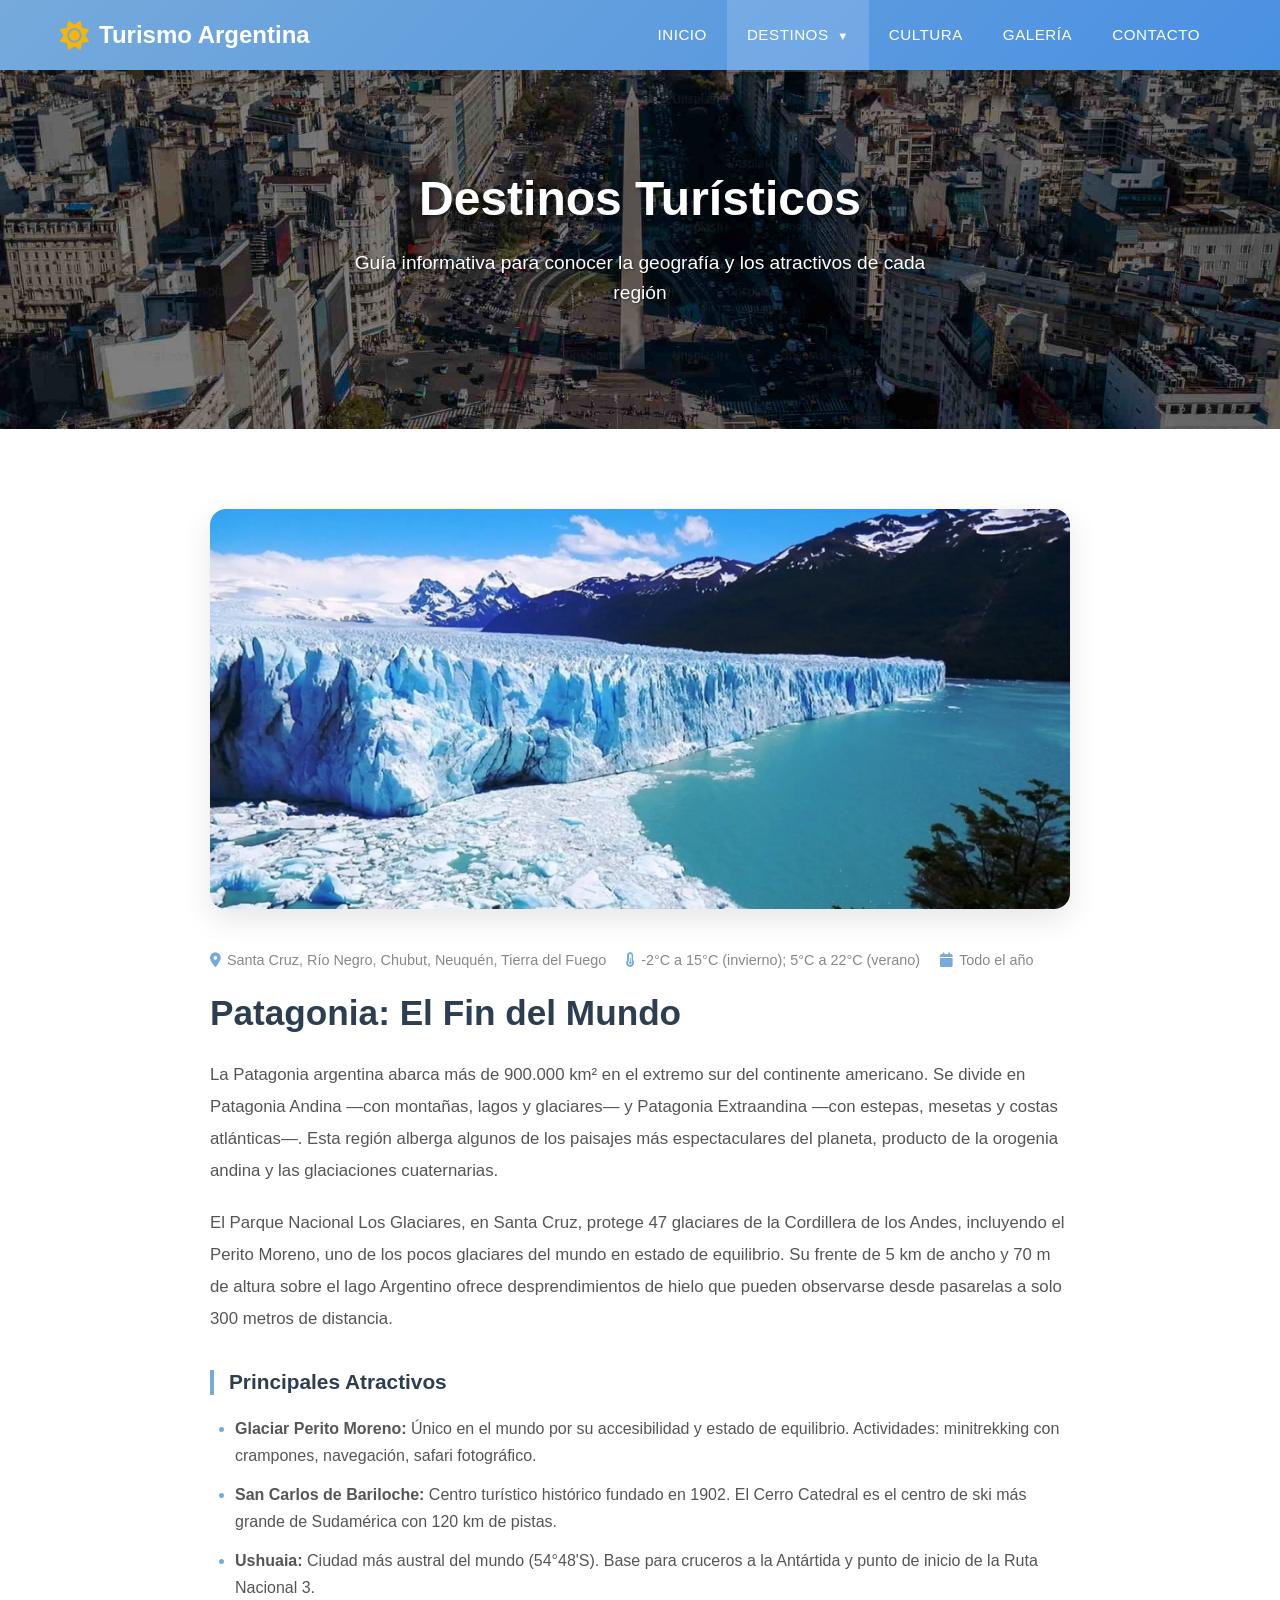
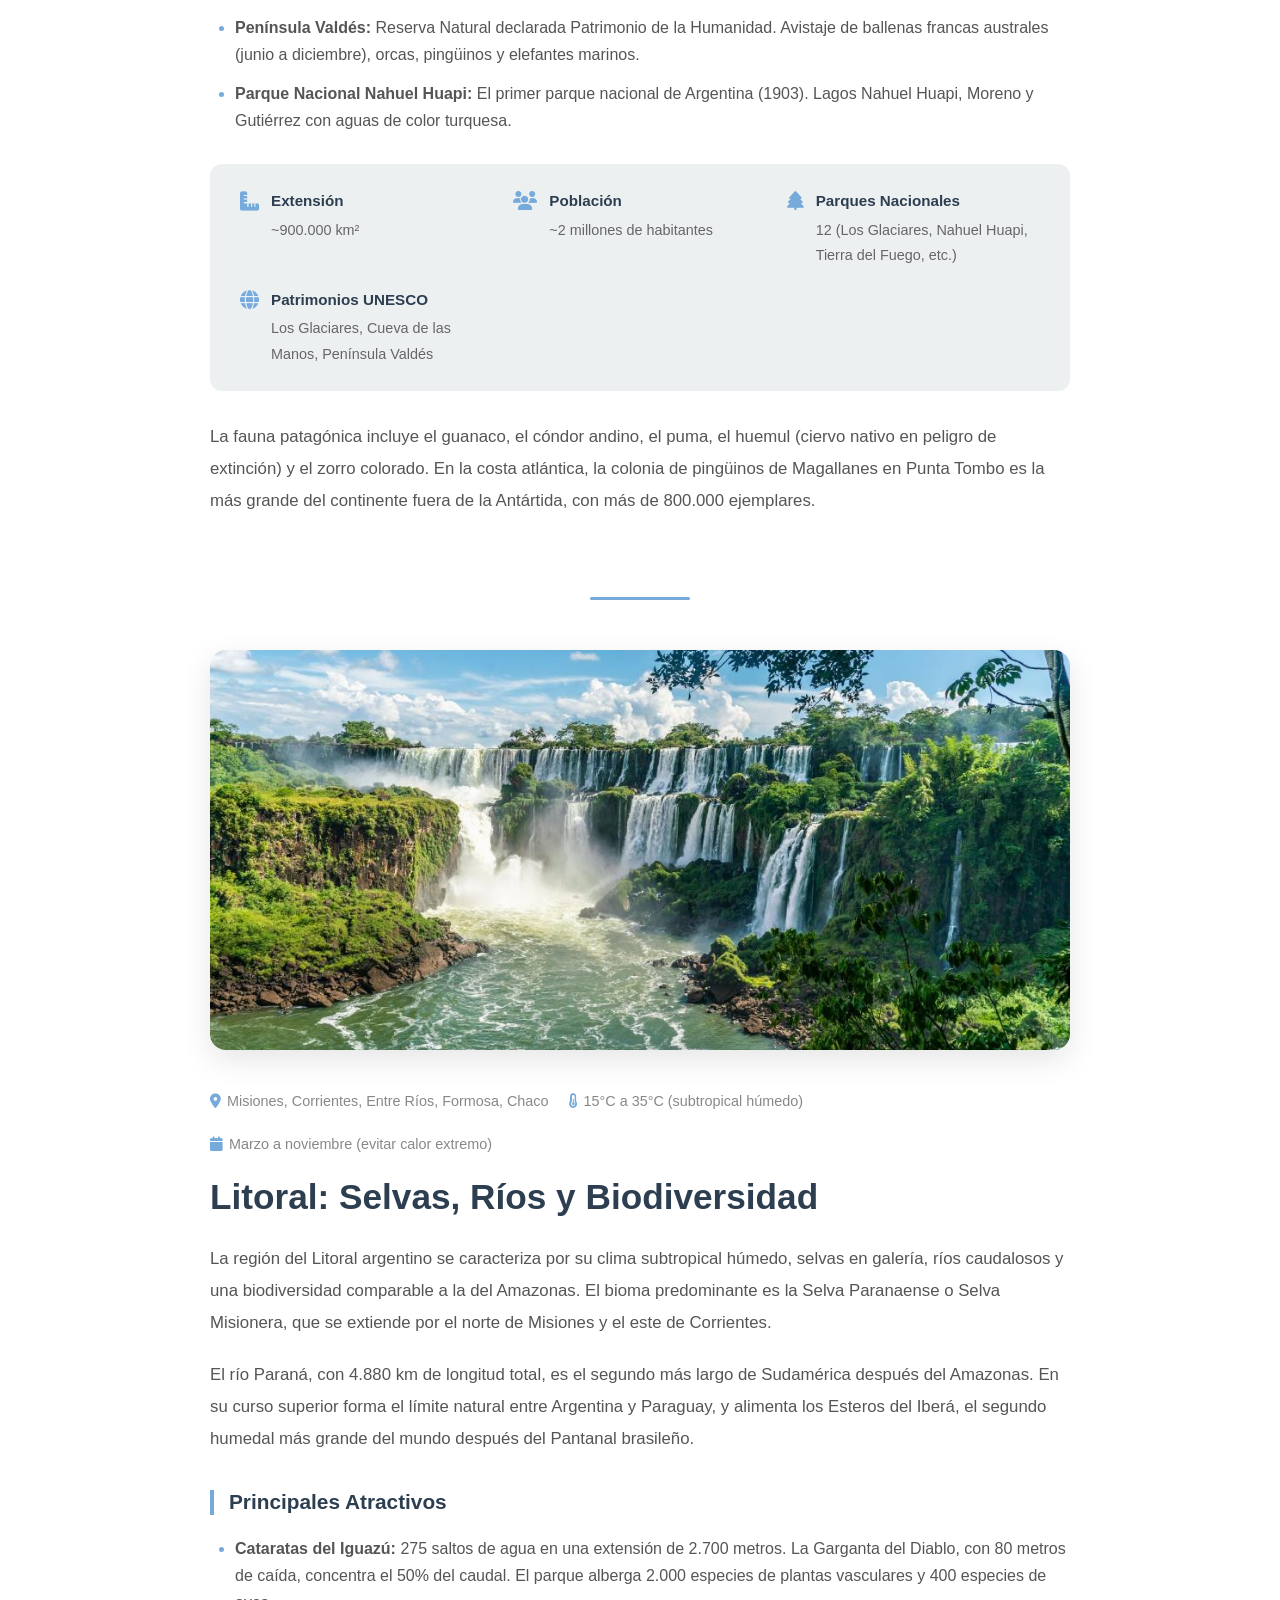
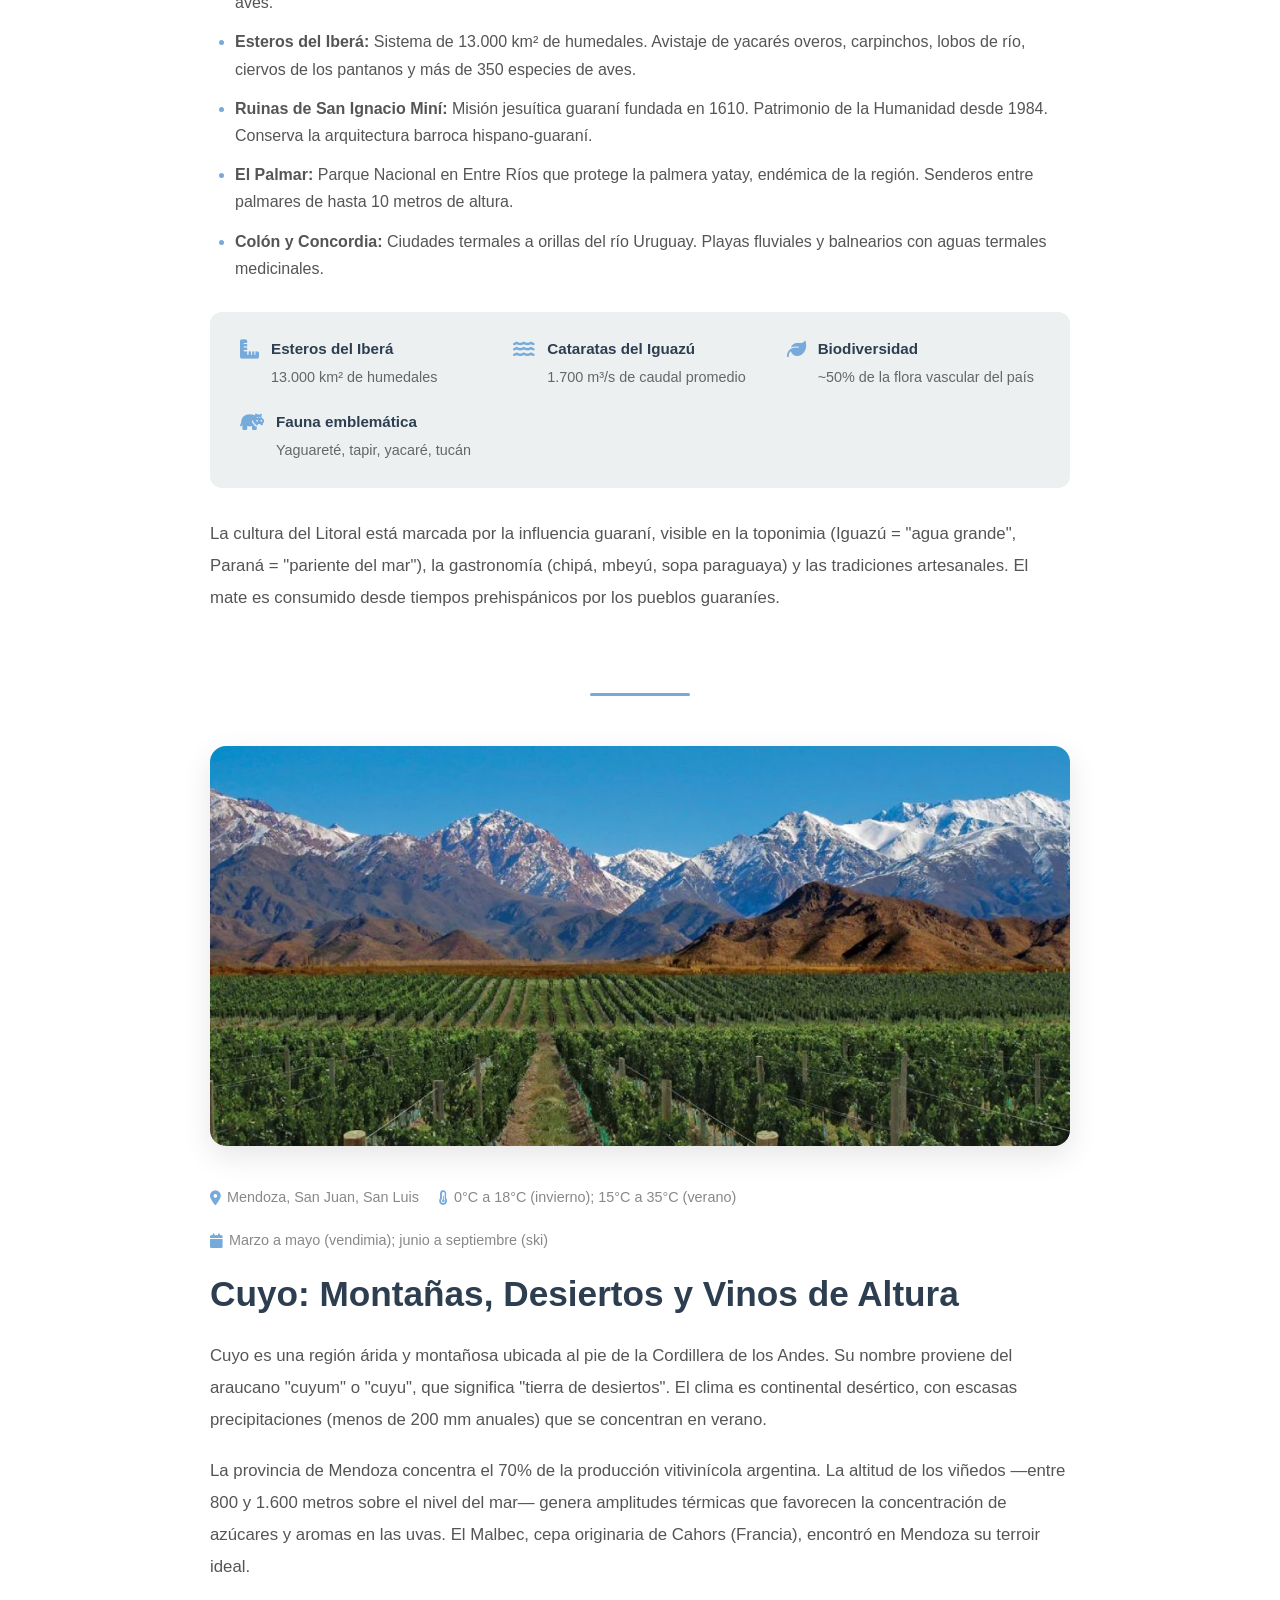
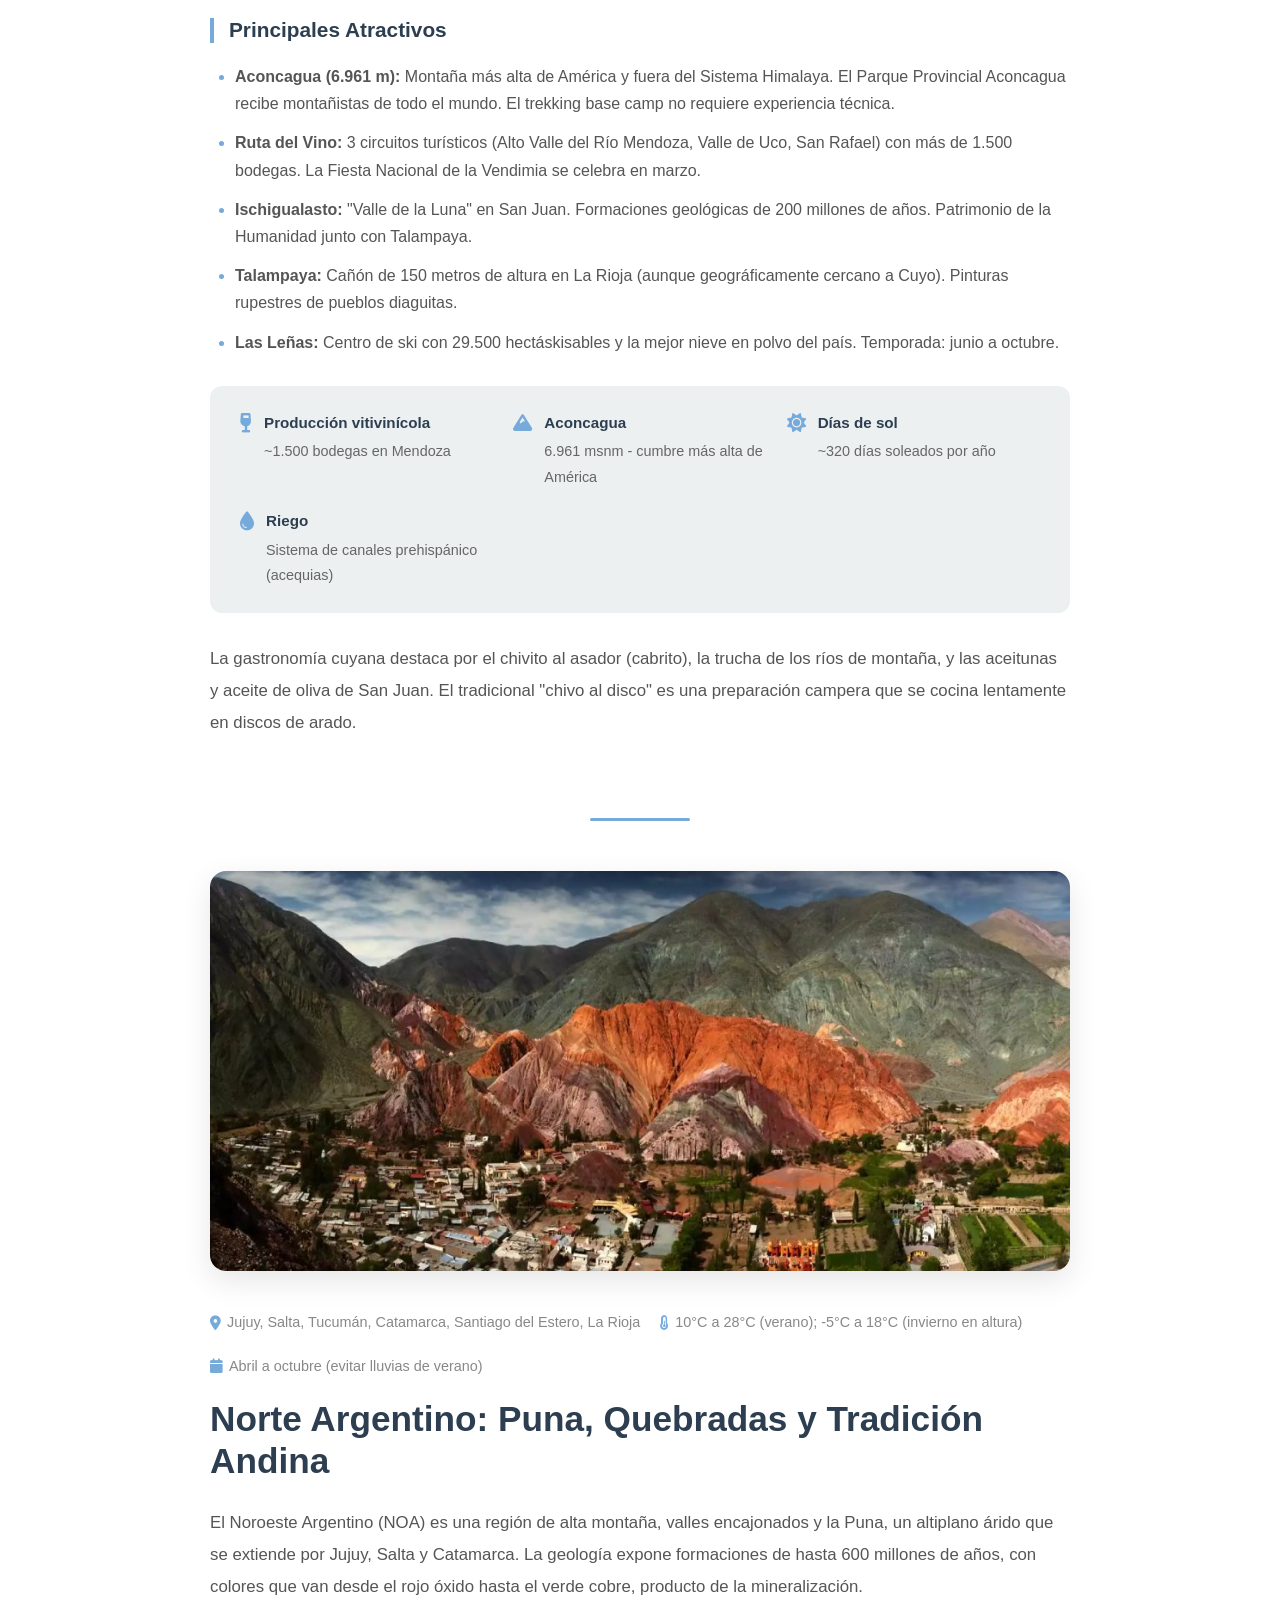
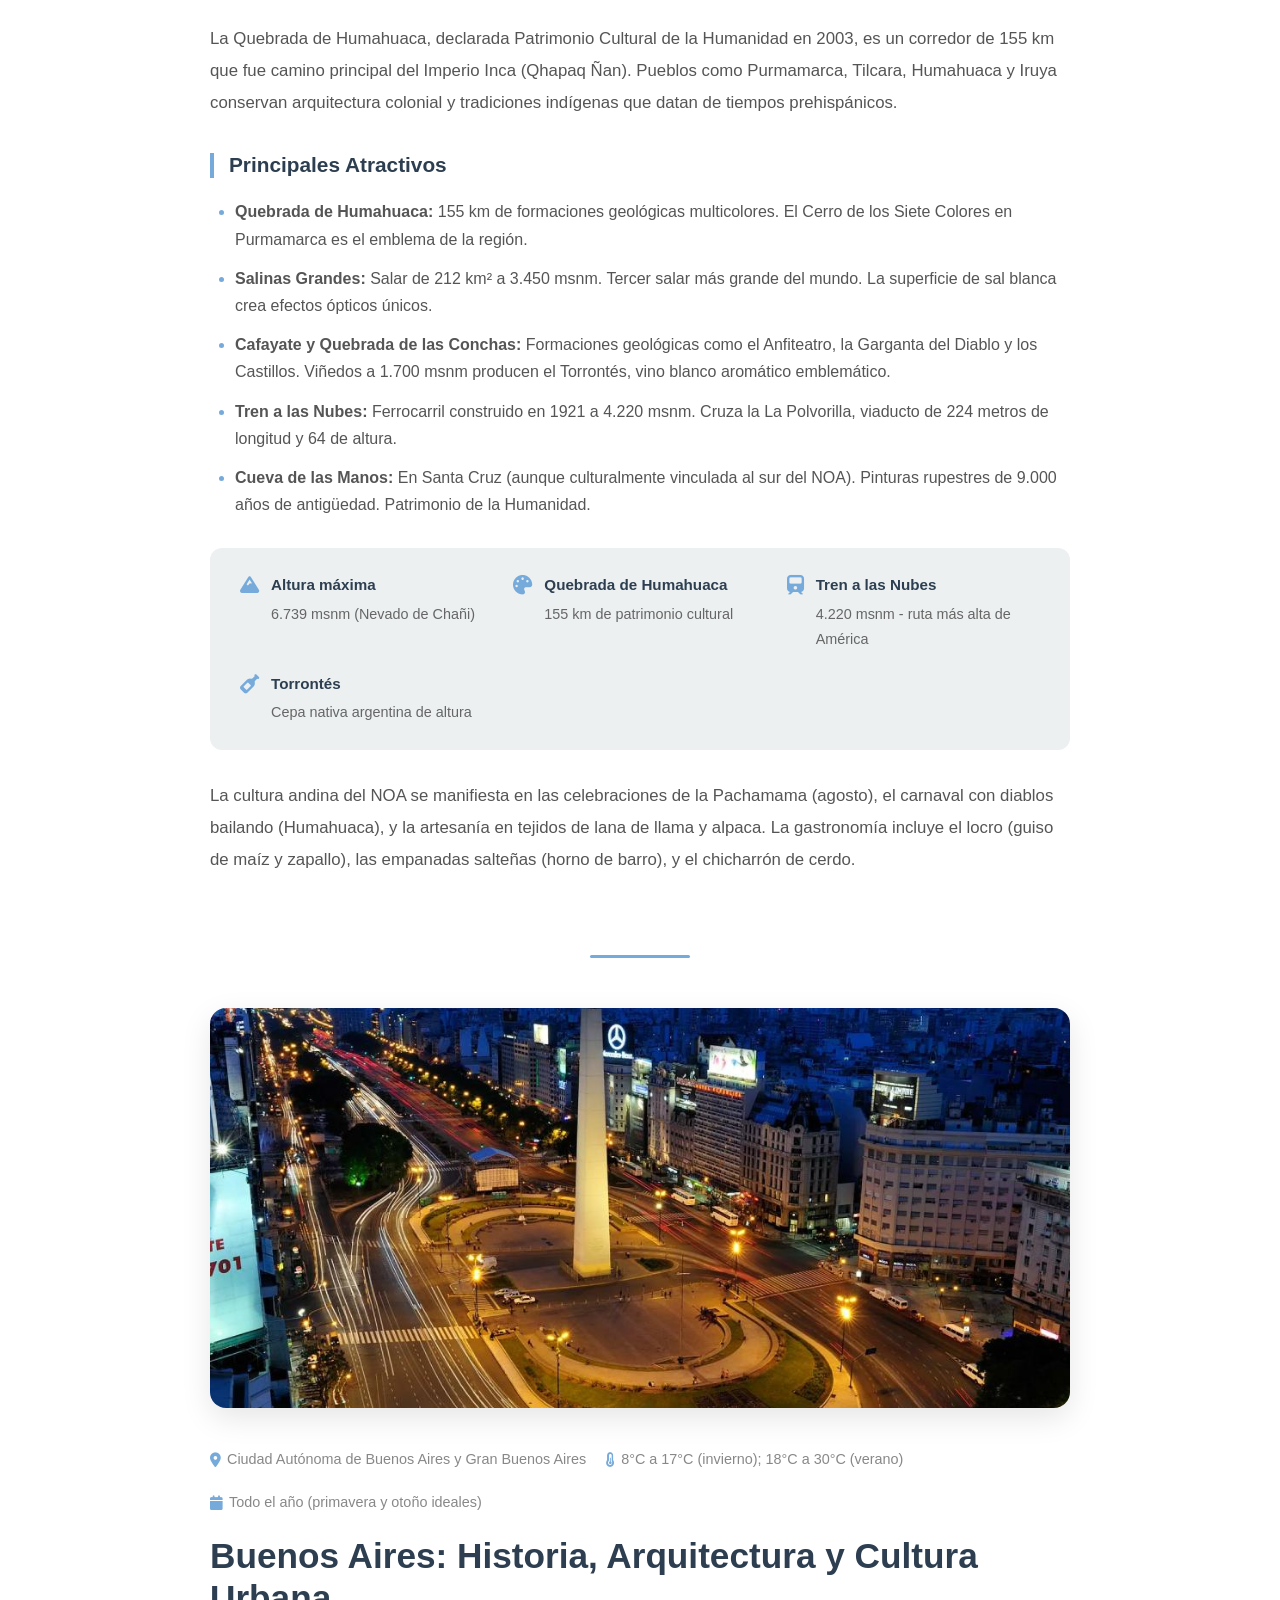
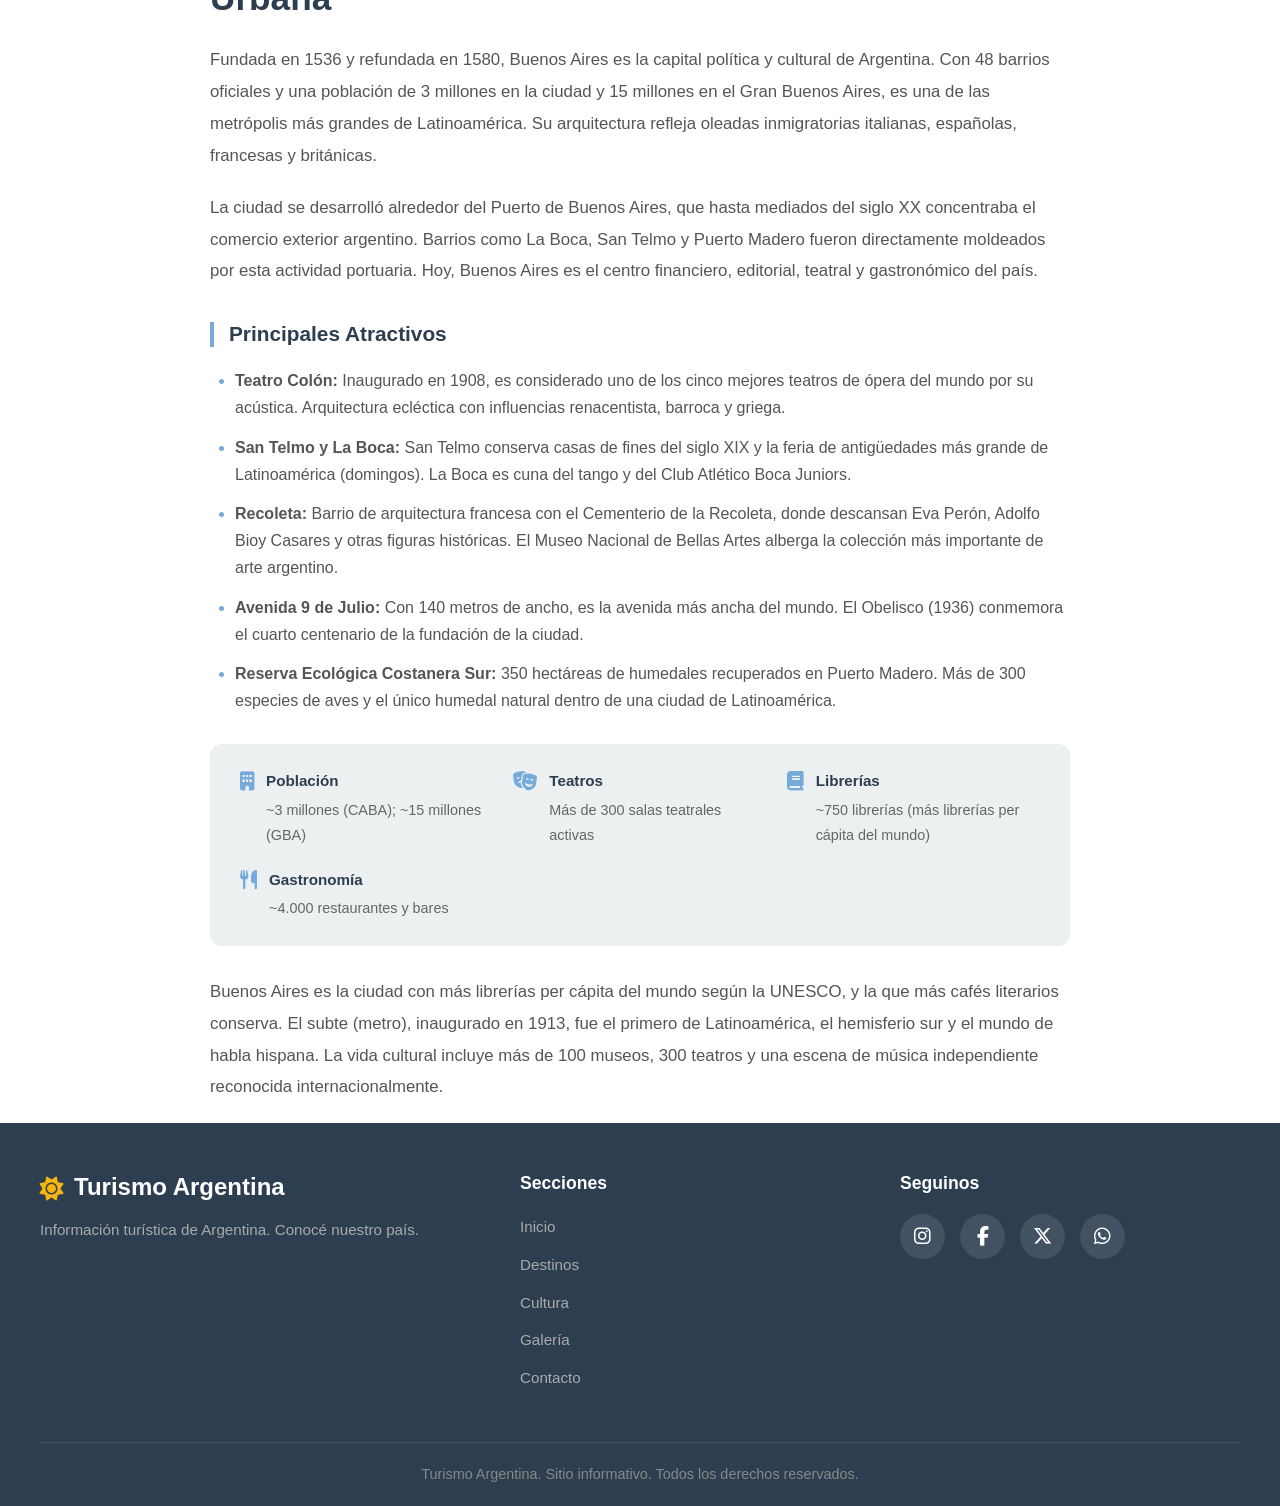
<file: destinos.html>
<!DOCTYPE html>
<html lang="es">

<head>
    <meta charset="UTF-8">
    <meta name="viewport" content="width=device-width, initial-scale=1.0">
    <title>Destinos Turísticos | Turismo en Argentina</title>
    <meta name="description"
        content="Guía informativa de los principales destinos turísticos de Argentina: Patagonia, Cataratas, Mendoza, Buenos Aires y el Norte Argentino.">
    <link rel="preconnect" href="https://fonts.googleapis.com">
    <link rel="stylesheet" href="https://cdnjs.cloudflare.com/ajax/libs/font-awesome/6.5.2/css/all.min.css">
    <link rel="stylesheet" href="css/style.css">
    <link rel="shortcut icon" href="img/icon.png" type="image/x-icon">
    <style>
        /* Estilos específicos para destinos - layout editorial */
        .destino-articulo {
            max-width: 900px;
            margin: 0 auto 80px;
            padding: 0 20px;
        }

        .destino-articulo:last-child {
            margin-bottom: 0;
        }

        .destino-hero {
            width: 100%;
            height: 400px;
            object-fit: cover;
            border-radius: 16px;
            margin-bottom: 40px;
            box-shadow: 0 10px 30px var(--sombra);
        }

        .destino-meta {
            display: flex;
            gap: 20px;
            margin-bottom: 20px;
            flex-wrap: wrap;
            font-size: 0.9rem;
            color: #888;
        }

        .destino-meta span {
            display: flex;
            align-items: center;
            gap: 6px;
        }

        .destino-meta i {
            color: var(--celeste-argentina);
        }

        .destino-articulo h2 {
            font-size: 2.2rem;
            color: var(--gris-oscuro);
            margin-bottom: 25px;
            line-height: 1.2;
        }

        .destino-articulo h3 {
            font-size: 1.3rem;
            color: var(--gris-oscuro);
            margin: 35px 0 15px;
            padding-left: 15px;
            border-left: 4px solid var(--celeste-argentina);
        }

        .destino-articulo p {
            font-size: 1.05rem;
            line-height: 1.9;
            color: #555;
            margin-bottom: 20px;
        }

        .destino-articulo ul {
            margin: 20px 0;
            padding-left: 25px;
        }

        .destino-articulo ul li {
            margin-bottom: 12px;
            line-height: 1.7;
            color: #555;
        }

        .destino-articulo ul li::marker {
            color: var(--celeste-argentina);
        }

        .datos-destino {
            background: var(--gris-claro);
            border-radius: 12px;
            padding: 25px 30px;
            margin: 30px 0;
            display: grid;
            grid-template-columns: repeat(auto-fit, minmax(200px, 1fr));
            gap: 20px;
        }

        .dato-item {
            display: flex;
            align-items: flex-start;
            gap: 12px;
        }

        .dato-item i {
            color: var(--celeste-argentina);
            font-size: 1.2rem;
            margin-top: 3px;
        }

        .dato-item strong {
            display: block;
            color: var(--gris-oscuro);
            font-size: 0.95rem;
            margin-bottom: 3px;
        }

        .dato-item span {
            font-size: 0.9rem;
            color: #666;
        }

        .divider {
            max-width: 100px;
            height: 3px;
            background: var(--celeste-argentina);
            border-radius: 2px;
            margin: 0 auto 50px;
        }

        @media (max-width: 768px) {
            .destino-hero {
                height: 250px;
            }

            .destino-articulo h2 {
                font-size: 1.6rem;
            }

            .destino-articulo p {
                font-size: 1rem;
            }
        }
    </style>
</head>

<body>
    <header class="header">
        <div class="nav-container">
            <a href="index.html" class="logo">
                <i class="fas fa-sun"></i>
                <span>Turismo Argentina</span>
            </a>
            <button class="hamburger" aria-label="Menú">
                <span></span><span></span><span></span>
            </button>
            <ul class="nav-menu">
                <li><a href="index.html">Inicio</a></li>
                <li class="has-submenu">
                    <a href="destinos.html" class="active">Destinos</a>
                    <ul class="submenu">
                        <li><a href="#patagonia">Patagonia</a></li>
                        <li><a href="#litoral">Litoral</a></li>
                        <li><a href="#cuyo">Cuyo</a></li>
                        <li><a href="#norte">Norte Argentino</a></li>
                        <li><a href="#buenosaires">Buenos Aires</a></li>
                    </ul>
                </li>
                <li><a href="cultura.html">Cultura</a></li>
                <li><a href="galeria.html">Galería</a></li>
                <li><a href="contacto.html">Contacto</a></li>
            </ul>
        </div>
    </header>

    <main style="margin-top: 70px;">
        <section
            style="background: linear-gradient(rgba(0,0,0,0.5), rgba(0,0,0,0.5)), url('img/hero.jpg') center/cover; padding: 100px 20px; text-align: center; color: white;">
            <h1 style="font-size: 3rem; text-shadow: 2px 2px 4px rgba(0,0,0,0.5);">Destinos Turísticos</h1>
            <p
                style="font-size: 1.2rem; max-width: 600px; margin: 20px auto; text-shadow: 1px 1px 2px rgba(0,0,0,0.5);">
                Guía informativa para conocer la geografía y los atractivos de cada región</p>
        </section>

        <!-- PATAGONIA -->
        <article id="patagonia" class="destino-articulo" style="margin-top: 80px;">
            <img src="img/glaciar.jpg" alt="Glaciar Perito Moreno" class="destino-hero">

            <div class="destino-meta">
                <span><i class="fas fa-map-marker-alt"></i> Santa Cruz, Río Negro, Chubut, Neuquén, Tierra del
                    Fuego</span>
                <span><i class="fas fa-temperature-half"></i> -2°C a 15°C (invierno); 5°C a 22°C (verano)</span>
                <span><i class="fas fa-calendar"></i> Todo el año</span>
            </div>

            <h2>Patagonia: El Fin del Mundo</h2>

            <p>La Patagonia argentina abarca más de 900.000 km² en el extremo sur del continente americano. Se divide en
                Patagonia Andina —con montañas, lagos y glaciares— y Patagonia Extraandina —con estepas, mesetas y
                costas atlánticas—. Esta región alberga algunos de los paisajes más espectaculares del planeta, producto
                de la orogenia andina y las glaciaciones cuaternarias.</p>

            <p>El Parque Nacional Los Glaciares, en Santa Cruz, protege 47 glaciares de la Cordillera de los Andes,
                incluyendo el Perito Moreno, uno de los pocos glaciares del mundo en estado de equilibrio. Su frente de
                5 km de ancho y 70 m de altura sobre el lago Argentino ofrece desprendimientos de hielo que pueden
                observarse desde pasarelas a solo 300 metros de distancia.</p>

            <h3>Principales Atractivos</h3>
            <ul>
                <li><strong>Glaciar Perito Moreno:</strong> Único en el mundo por su accesibilidad y estado de
                    equilibrio. Actividades: minitrekking con crampones, navegación, safari fotográfico.</li>
                <li><strong>San Carlos de Bariloche:</strong> Centro turístico histórico fundado en 1902. El Cerro
                    Catedral es el centro de ski más grande de Sudamérica con 120 km de pistas.</li>
                <li><strong>Ushuaia:</strong> Ciudad más austral del mundo (54°48'S). Base para cruceros a la Antártida
                    y punto de inicio de la Ruta Nacional 3.</li>
                <li><strong>Península Valdés:</strong> Reserva Natural declarada Patrimonio de la Humanidad. Avistaje de
                    ballenas francas australes (junio a diciembre), orcas, pingüinos y elefantes marinos.</li>
                <li><strong>Parque Nacional Nahuel Huapi:</strong> El primer parque nacional de Argentina (1903). Lagos
                    Nahuel Huapi, Moreno y Gutiérrez con aguas de color turquesa.</li>
            </ul>

            <div class="datos-destino">
                <div class="dato-item">
                    <i class="fas fa-ruler-combined"></i>
                    <div>
                        <strong>Extensión</strong>
                        <span>~900.000 km²</span>
                    </div>
                </div>
                <div class="dato-item">
                    <i class="fas fa-users"></i>
                    <div>
                        <strong>Población</strong>
                        <span>~2 millones de habitantes</span>
                    </div>
                </div>
                <div class="dato-item">
                    <i class="fas fa-tree"></i>
                    <div>
                        <strong>Parques Nacionales</strong>
                        <span>12 (Los Glaciares, Nahuel Huapi, Tierra del Fuego, etc.)</span>
                    </div>
                </div>
                <div class="dato-item">
                    <i class="fas fa-globe"></i>
                    <div>
                        <strong>Patrimonios UNESCO</strong>
                        <span>Los Glaciares, Cueva de las Manos, Península Valdés</span>
                    </div>
                </div>
            </div>

            <p>La fauna patagónica incluye el guanaco, el cóndor andino, el puma, el huemul (ciervo nativo en peligro de
                extinción) y el zorro colorado. En la costa atlántica, la colonia de pingüinos de Magallanes en Punta
                Tombo es la más grande del continente fuera de la Antártida, con más de 800.000 ejemplares.</p>
        </article>

        <div class="divider"></div>

        <!-- LITORAL -->
        <article id="litoral" class="destino-articulo">
            <img src="img/cataratas-iguazu.jpg" alt="Cataratas del Iguazú" class="destino-hero">

            <div class="destino-meta">
                <span><i class="fas fa-map-marker-alt"></i> Misiones, Corrientes, Entre Ríos, Formosa, Chaco</span>
                <span><i class="fas fa-temperature-half"></i> 15°C a 35°C (subtropical húmedo)</span>
                <span><i class="fas fa-calendar"></i> Marzo a noviembre (evitar calor extremo)</span>
            </div>

            <h2>Litoral: Selvas, Ríos y Biodiversidad</h2>

            <p>La región del Litoral argentino se caracteriza por su clima subtropical húmedo, selvas en galería, ríos
                caudalosos y una biodiversidad comparable a la del Amazonas. El bioma predominante es la Selva
                Paranaense o Selva Misionera, que se extiende por el norte de Misiones y el este de Corrientes.</p>

            <p>El río Paraná, con 4.880 km de longitud total, es el segundo más largo de Sudamérica después del
                Amazonas. En su curso superior forma el límite natural entre Argentina y Paraguay, y alimenta los
                Esteros del Iberá, el segundo humedal más grande del mundo después del Pantanal brasileño.</p>

            <h3>Principales Atractivos</h3>
            <ul>
                <li><strong>Cataratas del Iguazú:</strong> 275 saltos de agua en una extensión de 2.700 metros. La
                    Garganta del Diablo, con 80 metros de caída, concentra el 50% del caudal. El parque alberga 2.000
                    especies de plantas vasculares y 400 especies de aves.</li>
                <li><strong>Esteros del Iberá:</strong> Sistema de 13.000 km² de humedales. Avistaje de yacarés overos,
                    carpinchos, lobos de río, ciervos de los pantanos y más de 350 especies de aves.</li>
                <li><strong>Ruinas de San Ignacio Miní:</strong> Misión jesuítica guaraní fundada en 1610. Patrimonio de
                    la Humanidad desde 1984. Conserva la arquitectura barroca hispano-guaraní.</li>
                <li><strong>El Palmar:</strong> Parque Nacional en Entre Ríos que protege la palmera yatay, endémica de
                    la región. Senderos entre palmares de hasta 10 metros de altura.</li>
                <li><strong>Colón y Concordia:</strong> Ciudades termales a orillas del río Uruguay. Playas fluviales y
                    balnearios con aguas termales medicinales.</li>
            </ul>

            <div class="datos-destino">
                <div class="dato-item">
                    <i class="fas fa-ruler-combined"></i>
                    <div>
                        <strong>Esteros del Iberá</strong>
                        <span>13.000 km² de humedales</span>
                    </div>
                </div>
                <div class="dato-item">
                    <i class="fas fa-water"></i>
                    <div>
                        <strong>Cataratas del Iguazú</strong>
                        <span>1.700 m³/s de caudal promedio</span>
                    </div>
                </div>
                <div class="dato-item">
                    <i class="fas fa-leaf"></i>
                    <div>
                        <strong>Biodiversidad</strong>
                        <span>~50% de la flora vascular del país</span>
                    </div>
                </div>
                <div class="dato-item">
                    <i class="fas fa-hippo"></i>
                    <div>
                        <strong>Fauna emblemática</strong>
                        <span>Yaguareté, tapir, yacaré, tucán</span>
                    </div>
                </div>
            </div>

            <p>La cultura del Litoral está marcada por la influencia guaraní, visible en la toponimia (Iguazú = "agua
                grande", Paraná = "pariente del mar"), la gastronomía (chipá, mbeyú, sopa paraguaya) y las tradiciones
                artesanales. El mate es consumido desde tiempos prehispánicos por los pueblos guaraníes.</p>
        </article>

        <div class="divider"></div>

        <!-- CUYO -->
        <article id="cuyo" class="destino-articulo">
            <img src="img/mendoza.jpg" alt="Mendoza" class="destino-hero">

            <div class="destino-meta">
                <span><i class="fas fa-map-marker-alt"></i> Mendoza, San Juan, San Luis</span>
                <span><i class="fas fa-temperature-half"></i> 0°C a 18°C (invierno); 15°C a 35°C (verano)</span>
                <span><i class="fas fa-calendar"></i> Marzo a mayo (vendimia); junio a septiembre (ski)</span>
            </div>

            <h2>Cuyo: Montañas, Desiertos y Vinos de Altura</h2>

            <p>Cuyo es una región árida y montañosa ubicada al pie de la Cordillera de los Andes. Su nombre proviene del
                araucano "cuyum" o "cuyu", que significa "tierra de desiertos". El clima es continental desértico, con
                escasas precipitaciones (menos de 200 mm anuales) que se concentran en verano.</p>

            <p>La provincia de Mendoza concentra el 70% de la producción vitivinícola argentina. La altitud de los
                viñedos —entre 800 y 1.600 metros sobre el nivel del mar— genera amplitudes térmicas que favorecen la
                concentración de azúcares y aromas en las uvas. El Malbec, cepa originaria de Cahors (Francia), encontró
                en Mendoza su terroir ideal.</p>

            <h3>Principales Atractivos</h3>
            <ul>
                <li><strong>Aconcagua (6.961 m):</strong> Montaña más alta de América y fuera del Sistema Himalaya. El
                    Parque Provincial Aconcagua recibe montañistas de todo el mundo. El trekking base camp no requiere
                    experiencia técnica.</li>
                <li><strong>Ruta del Vino:</strong> 3 circuitos turísticos (Alto Valle del Río Mendoza, Valle de Uco,
                    San Rafael) con más de 1.500 bodegas. La Fiesta Nacional de la Vendimia se celebra en marzo.</li>
                <li><strong>Ischigualasto:</strong> "Valle de la Luna" en San Juan. Formaciones geológicas de 200
                    millones de años. Patrimonio de la Humanidad junto con Talampaya.</li>
                <li><strong>Talampaya:</strong> Cañón de 150 metros de altura en La Rioja (aunque geográficamente
                    cercano a Cuyo). Pinturas rupestres de pueblos diaguitas.</li>
                <li><strong>Las Leñas:</strong> Centro de ski con 29.500 hectáskisables y la mejor nieve en polvo del
                    país. Temporada: junio a octubre.</li>
            </ul>

            <div class="datos-destino">
                <div class="dato-item">
                    <i class="fas fa-wine-glass"></i>
                    <div>
                        <strong>Producción vitivinícola</strong>
                        <span>~1.500 bodegas en Mendoza</span>
                    </div>
                </div>
                <div class="dato-item">
                    <i class="fas fa-mountain"></i>
                    <div>
                        <strong>Aconcagua</strong>
                        <span>6.961 msnm - cumbre más alta de América</span>
                    </div>
                </div>
                <div class="dato-item">
                    <i class="fas fa-sun"></i>
                    <div>
                        <strong>Días de sol</strong>
                        <span>~320 días soleados por año</span>
                    </div>
                </div>
                <div class="dato-item">
                    <i class="fas fa-droplet"></i>
                    <div>
                        <strong>Riego</strong>
                        <span>Sistema de canales prehispánico (acequias)</span>
                    </div>
                </div>
            </div>

            <p>La gastronomía cuyana destaca por el chivito al asador (cabrito), la trucha de los ríos de montaña, y las
                aceitunas y aceite de oliva de San Juan. El tradicional "chivo al disco" es una preparación campera que
                se cocina lentamente en discos de arado.</p>
        </article>

        <div class="divider"></div>

        <!-- NORTE -->
        <article id="norte" class="destino-articulo">
            <img src="img/quebrada-humahuaca.jpg" alt="Quebrada de Humahuaca" class="destino-hero">

            <div class="destino-meta">
                <span><i class="fas fa-map-marker-alt"></i> Jujuy, Salta, Tucumán, Catamarca, Santiago del Estero, La
                    Rioja</span>
                <span><i class="fas fa-temperature-half"></i> 10°C a 28°C (verano); -5°C a 18°C (invierno en
                    altura)</span>
                <span><i class="fas fa-calendar"></i> Abril a octubre (evitar lluvias de verano)</span>
            </div>

            <h2>Norte Argentino: Puna, Quebradas y Tradición Andina</h2>

            <p>El Noroeste Argentino (NOA) es una región de alta montaña, valles encajonados y la Puna, un altiplano
                árido que se extiende por Jujuy, Salta y Catamarca. La geología expone formaciones de hasta 600 millones
                de años, con colores que van desde el rojo óxido hasta el verde cobre, producto de la mineralización.
            </p>

            <p>La Quebrada de Humahuaca, declarada Patrimonio Cultural de la Humanidad en 2003, es un corredor de 155 km
                que fue camino principal del Imperio Inca (Qhapaq Ñan). Pueblos como Purmamarca, Tilcara, Humahuaca y
                Iruya conservan arquitectura colonial y tradiciones indígenas que datan de tiempos prehispánicos.</p>

            <h3>Principales Atractivos</h3>
            <ul>
                <li><strong>Quebrada de Humahuaca:</strong> 155 km de formaciones geológicas multicolores. El Cerro de
                    los Siete Colores en Purmamarca es el emblema de la región.</li>
                <li><strong>Salinas Grandes:</strong> Salar de 212 km² a 3.450 msnm. Tercer salar más grande del mundo.
                    La superficie de sal blanca crea efectos ópticos únicos.</li>
                <li><strong>Cafayate y Quebrada de las Conchas:</strong> Formaciones geológicas como el Anfiteatro, la
                    Garganta del Diablo y los Castillos. Viñedos a 1.700 msnm producen el Torrontés, vino blanco
                    aromático emblemático.</li>
                <li><strong>Tren a las Nubes:</strong> Ferrocarril construido en 1921 a 4.220 msnm. Cruza la La
                    Polvorilla, viaducto de 224 metros de longitud y 64 de altura.</li>
                <li><strong>Cueva de las Manos:</strong> En Santa Cruz (aunque culturalmente vinculada al sur del NOA).
                    Pinturas rupestres de 9.000 años de antigüedad. Patrimonio de la Humanidad.</li>
            </ul>

            <div class="datos-destino">
                <div class="dato-item">
                    <i class="fas fa-mountain"></i>
                    <div>
                        <strong>Altura máxima</strong>
                        <span>6.739 msnm (Nevado de Chañi)</span>
                    </div>
                </div>
                <div class="dato-item">
                    <i class="fas fa-palette"></i>
                    <div>
                        <strong>Quebrada de Humahuaca</strong>
                        <span>155 km de patrimonio cultural</span>
                    </div>
                </div>
                <div class="dato-item">
                    <i class="fas fa-train"></i>
                    <div>
                        <strong>Tren a las Nubes</strong>
                        <span>4.220 msnm - ruta más alta de América</span>
                    </div>
                </div>
                <div class="dato-item">
                    <i class="fas fa-wine-bottle"></i>
                    <div>
                        <strong>Torrontés</strong>
                        <span>Cepa nativa argentina de altura</span>
                    </div>
                </div>
            </div>

            <p>La cultura andina del NOA se manifiesta en las celebraciones de la Pachamama (agosto), el carnaval con
                diablos bailando (Humahuaca), y la artesanía en tejidos de lana de llama y alpaca. La gastronomía
                incluye el locro (guiso de maíz y zapallo), las empanadas salteñas (horno de barro), y el chicharrón de
                cerdo.</p>
        </article>

        <div class="divider"></div>

        <!-- BUENOS AIRES -->
        <article id="buenosaires" class="destino-articulo">
            <img src="img/buenos-aires.jpg" alt="Buenos Aires" class="destino-hero">

            <div class="destino-meta">
                <span><i class="fas fa-map-marker-alt"></i> Ciudad Autónoma de Buenos Aires y Gran Buenos Aires</span>
                <span><i class="fas fa-temperature-half"></i> 8°C a 17°C (invierno); 18°C a 30°C (verano)</span>
                <span><i class="fas fa-calendar"></i> Todo el año (primavera y otoño ideales)</span>
            </div>

            <h2>Buenos Aires: Historia, Arquitectura y Cultura Urbana</h2>

            <p>Fundada en 1536 y refundada en 1580, Buenos Aires es la capital política y cultural de Argentina. Con 48
                barrios oficiales y una población de 3 millones en la ciudad y 15 millones en el Gran Buenos Aires, es
                una de las metrópolis más grandes de Latinoamérica. Su arquitectura refleja oleadas inmigratorias
                italianas, españolas, francesas y británicas.</p>

            <p>La ciudad se desarrolló alrededor del Puerto de Buenos Aires, que hasta mediados del siglo XX concentraba
                el comercio exterior argentino. Barrios como La Boca, San Telmo y Puerto Madero fueron directamente
                moldeados por esta actividad portuaria. Hoy, Buenos Aires es el centro financiero, editorial, teatral y
                gastronómico del país.</p>

            <h3>Principales Atractivos</h3>
            <ul>
                <li><strong>Teatro Colón:</strong> Inaugurado en 1908, es considerado uno de los cinco mejores teatros
                    de ópera del mundo por su acústica. Arquitectura ecléctica con influencias renacentista, barroca y
                    griega.</li>
                <li><strong>San Telmo y La Boca:</strong> San Telmo conserva casas de fines del siglo XIX y la feria de
                    antigüedades más grande de Latinoamérica (domingos). La Boca es cuna del tango y del Club Atlético
                    Boca Juniors.</li>
                <li><strong>Recoleta:</strong> Barrio de arquitectura francesa con el Cementerio de la Recoleta, donde
                    descansan Eva Perón, Adolfo Bioy Casares y otras figuras históricas. El Museo Nacional de Bellas
                    Artes alberga la colección más importante de arte argentino.</li>
                <li><strong>Avenida 9 de Julio:</strong> Con 140 metros de ancho, es la avenida más ancha del mundo. El
                    Obelisco (1936) conmemora el cuarto centenario de la fundación de la ciudad.</li>
                <li><strong>Reserva Ecológica Costanera Sur:</strong> 350 hectáreas de humedales recuperados en Puerto
                    Madero. Más de 300 especies de aves y el único humedal natural dentro de una ciudad de
                    Latinoamérica.</li>
            </ul>

            <div class="datos-destino">
                <div class="dato-item">
                    <i class="fas fa-building"></i>
                    <div>
                        <strong>Población</strong>
                        <span>~3 millones (CABA); ~15 millones (GBA)</span>
                    </div>
                </div>
                <div class="dato-item">
                    <i class="fas fa-theater-masks"></i>
                    <div>
                        <strong>Teatros</strong>
                        <span>Más de 300 salas teatrales activas</span>
                    </div>
                </div>
                <div class="dato-item">
                    <i class="fas fa-book"></i>
                    <div>
                        <strong>Librerías</strong>
                        <span>~750 librerías (más librerías per cápita del mundo)</span>
                    </div>
                </div>
                <div class="dato-item">
                    <i class="fas fa-utensils"></i>
                    <div>
                        <strong>Gastronomía</strong>
                        <span>~4.000 restaurantes y bares</span>
                    </div>
                </div>
            </div>

            <p>Buenos Aires es la ciudad con más librerías per cápita del mundo según la UNESCO, y la que más cafés
                literarios conserva. El subte (metro), inaugurado en 1913, fue el primero de Latinoamérica, el
                hemisferio sur y el mundo de habla hispana. La vida cultural incluye más de 100 museos, 300 teatros y
                una escena de música independiente reconocida internacionalmente.</p>
        </article>
    </main>

    <footer class="footer">
        <div class="footer-content">
            <div class="footer-brand">
                <h3><i class="fas fa-sun"></i> Turismo Argentina</h3>
                <p>Información turística de Argentina. Conocé nuestro país.</p>
            </div>
            <div class="footer-links">
                <h4>Secciones</h4>
                <ul>
                    <li><a href="index.html">Inicio</a></li>
                    <li><a href="destinos.html">Destinos</a></li>
                    <li><a href="cultura.html">Cultura</a></li>
                    <li><a href="galeria.html">Galería</a></li>
                    <li><a href="contacto.html">Contacto</a></li>
                </ul>
            </div>
            <div class="footer-social">
                <h4>Seguinos</h4>
                <div class="social-icons">
                    <a href="https://instagram.com" target="_blank"><i class="fab fa-instagram"></i></a>
                    <a href="https://facebook.com" target="_blank"><i class="fab fa-facebook-f"></i></a>
                    <a href="https://x.com" target="_blank"><i class="fab fa-x-twitter"></i></a>
                    <a href="https://wa.me/5490000000000" target="_blank"><i class="fab fa-whatsapp"></i></a>
                </div>
            </div>
        </div>
        <div class="footer-bottom">
            <p> Turismo Argentina. Sitio informativo. Todos los derechos reservados.</p>
        </div>
    </footer>

    <script src="js/main.js"></script>
</body>

</html>
</file>
<file: css/style.css>
/* ============================================
   TURISMO EN ARGENTINA - ESTILOS PRINCIPALES
   ============================================ */

:root {
    --celeste-argentina: #75AADB;
    --celeste-oscuro: #4A90E2;
    --blanco: #FFFFFF;
    --dorado-sol: #F6B40E;
    --verde-naturaleza: #4A7C59;
    --marron-tierra: #8B4513;
    --gris-oscuro: #2C3E50;
    --gris-claro: #ECF0F1;
    --negro-suave: #1A1A1A;
    --sombra: rgba(0, 0, 0, 0.1);
}

* {
    margin: 0;
    padding: 0;
    box-sizing: border-box;
}

html {
    scroll-behavior: smooth;
}

body {
    font-family: 'Montserrat', 'Segoe UI', Tahoma, Geneva, Verdana, sans-serif;
    line-height: 1.6;
    color: var(--gris-oscuro);
    background-color: var(--blanco);
}

h1,
h2,
h3,
h4 {
    font-weight: 700;
    line-height: 1.2;
}

a {
    text-decoration: none;
    color: inherit;
    transition: all 0.3s ease;
}

img {
    max-width: 100%;
    height: auto;
    display: block;
}

/* HEADER */
.header {
    background: linear-gradient(135deg, var(--celeste-argentina) 0%, var(--celeste-oscuro) 100%);
    color: var(--blanco);
    position: fixed;
    width: 100%;
    top: 0;
    z-index: 1000;
    box-shadow: 0 2px 10px rgba(0, 0, 0, 0.1);
}

.nav-container {
    max-width: 1200px;
    margin: 0 auto;
    padding: 0 20px;
    display: flex;
    justify-content: space-between;
    align-items: center;
    height: 70px;
}

.logo {
    font-size: 1.5rem;
    font-weight: 700;
    display: flex;
    align-items: center;
    gap: 10px;
}

.logo i {
    color: var(--dorado-sol);
    font-size: 1.8rem;
}

.nav-menu {
    display: flex;
    list-style: none;
    gap: 0;
    align-items: center;
}

.nav-menu>li {
    position: relative;
}

.nav-menu>li>a {
    display: block;
    padding: 25px 20px;
    color: var(--blanco);
    font-weight: 500;
    font-size: 0.95rem;
    text-transform: uppercase;
    letter-spacing: 0.5px;
}

.nav-menu>li>a:hover,
.nav-menu>li>a.active {
    background-color: rgba(255, 255, 255, 0.15);
}

/* Submenú */
.has-submenu>a::after {
    content: ' ▼';
    font-size: 0.7rem;
    margin-left: 5px;
}

.submenu {
    position: absolute;
    top: 100%;
    left: 0;
    background: var(--blanco);
    min-width: 220px;
    box-shadow: 0 5px 20px rgba(0, 0, 0, 0.15);
    border-radius: 0 0 8px 8px;
    opacity: 0;
    visibility: hidden;
    transform: translateY(-10px);
    transition: all 0.3s ease;
    list-style: none;
    overflow: hidden;
}

.submenu li a {
    display: block;
    padding: 12px 20px;
    color: var(--gris-oscuro);
    font-size: 0.9rem;
    border-bottom: 1px solid var(--gris-claro);
}

.submenu li a:hover {
    background-color: var(--celeste-argentina);
    color: var(--blanco);
    padding-left: 25px;
}

.has-submenu:hover .submenu {
    opacity: 1;
    visibility: visible;
    transform: translateY(0);
}

/* Hamburguesa */
.hamburger {
    display: none;
    flex-direction: column;
    cursor: pointer;
    gap: 5px;
    background: none;
    border: none;
    padding: 5px;
}

.hamburger span {
    width: 25px;
    height: 3px;
    background: var(--blanco);
    border-radius: 3px;
    transition: all 0.3s ease;
}

/* HERO */
.hero {
    min-height: 100vh;
    background: linear-gradient(rgba(0, 0, 0, 0.4), rgba(0, 0, 0, 0.4)), url('../img/hero.jpg') center/cover no-repeat;
    display: flex;
    align-items: center;
    justify-content: center;
    text-align: center;
    color: var(--blanco);
    padding: 0 20px;
    margin-top: 70px;
}

.hero-content {
    max-width: 800px;
}

.hero h1 {
    font-size: 3.5rem;
    margin-bottom: 20px;
    text-shadow: 2px 2px 4px rgba(0, 0, 0, 0.5);
    animation: fadeInUp 1s ease;
}

.hero p {
    font-size: 1.3rem;
    margin-bottom: 40px;
    text-shadow: 1px 1px 2px rgba(0, 0, 0, 0.5);
    animation: fadeInUp 1s ease 0.2s both;
}

.hero-buttons {
    display: flex;
    gap: 20px;
    justify-content: center;
    flex-wrap: wrap;
    animation: fadeInUp 1s ease 0.4s both;
}

.btn {
    display: inline-flex;
    align-items: center;
    gap: 10px;
    padding: 14px 32px;
    border-radius: 50px;
    font-weight: 600;
    font-size: 1rem;
    transition: all 0.3s ease;
    cursor: pointer;
    border: 2px solid transparent;
}

.btn-primary {
    background: var(--celeste-argentina);
    color: var(--blanco);
    border-color: var(--celeste-argentina);
}

.btn-primary:hover {
    background: var(--blanco);
    color: var(--celeste-argentina);
    transform: translateY(-2px);
    box-shadow: 0 5px 15px rgba(0, 0, 0, 0.2);
}

.btn-secondary {
    background: transparent;
    color: var(--blanco);
    border-color: var(--blanco);
}

.btn-secondary:hover {
    background: var(--blanco);
    color: var(--gris-oscuro);
    transform: translateY(-2px);
}

/* SECCIONES */
.section {
    padding: 80px 20px;
    max-width: 1200px;
    margin: 0 auto;
}

.section-header {
    text-align: center;
    margin-bottom: 60px;
}

.section-header h2 {
    font-size: 2.5rem;
    color: var(--gris-oscuro);
    margin-bottom: 15px;
    position: relative;
    display: inline-block;
}

.section-header h2::after {
    content: '';
    display: block;
    width: 60px;
    height: 4px;
    background: var(--celeste-argentina);
    margin: 15px auto 0;
    border-radius: 2px;
}

.section-header p {
    font-size: 1.1rem;
    color: #666;
    max-width: 600px;
    margin: 0 auto;
}

/* DESTINOS - TARJETAS */
.destinations-grid {
    display: flex;
    flex-wrap: wrap;
    gap: 30px;
    justify-content: center;
}

.destination-card {
    flex: 1 1 300px;
    max-width: 350px;
    background: var(--blanco);
    border-radius: 16px;
    overflow: hidden;
    box-shadow: 0 5px 20px var(--sombra);
    transition: all 0.3s ease;
    border: 1px solid #eee;
}

.destination-card:hover {
    transform: translateY(-10px);
    box-shadow: 0 15px 40px rgba(0, 0, 0, 0.15);
}

.destination-card img {
    width: 100%;
    height: 220px;
    object-fit: cover;
}

.destination-card .card-content {
    padding: 25px;
}

.destination-card h3 {
    font-size: 1.4rem;
    color: var(--gris-oscuro);
    margin-bottom: 10px;
    display: flex;
    align-items: center;
    gap: 8px;
}

.destination-card h3 i {
    color: var(--celeste-argentina);
}

.destination-card p {
    color: #666;
    font-size: 0.95rem;
    line-height: 1.7;
}

.card-tags {
    display: flex;
    gap: 8px;
    margin-top: 15px;
    flex-wrap: wrap;
}

.tag {
    background: var(--gris-claro);
    color: var(--gris-oscuro);
    padding: 4px 12px;
    border-radius: 20px;
    font-size: 0.8rem;
    font-weight: 500;
}

/* CULTURA */
.culture-grid {
    display: flex;
    flex-wrap: wrap;
    gap: 40px;
    align-items: center;
    margin-bottom: 60px;
}

.culture-grid.reverse {
    flex-direction: row-reverse;
}

.culture-image {
    flex: 1 1 400px;
    border-radius: 16px;
    overflow: hidden;
    box-shadow: 0 10px 30px var(--sombra);
}

.culture-image img {
    width: 100%;
    height: 350px;
    object-fit: cover;
    transition: transform 0.5s ease;
}

.culture-image:hover img {
    transform: scale(1.05);
}

.culture-text {
    flex: 1 1 400px;
}

.culture-text h3 {
    font-size: 1.8rem;
    color: var(--gris-oscuro);
    margin-bottom: 15px;
    display: flex;
    align-items: center;
    gap: 12px;
}

.culture-text h3 i {
    color: var(--dorado-sol);
    font-size: 1.5rem;
}

.culture-text p {
    color: #555;
    line-height: 1.8;
    margin-bottom: 15px;
}

.culture-list {
    list-style: none;
    margin-top: 20px;
}

.culture-list li {
    padding: 8px 0;
    padding-left: 30px;
    position: relative;
    color: #555;
}

.culture-list li::before {
    content: '✓';
    position: absolute;
    left: 0;
    color: var(--verde-naturaleza);
    font-weight: bold;
    font-size: 1.2rem;
}

/* GALERÍA */
.gallery-grid {
    display: flex;
    flex-wrap: wrap;
    gap: 20px;
    justify-content: center;
}

.gallery-item {
    flex: 1 1 280px;
    max-width: 350px;
    position: relative;
    border-radius: 12px;
    overflow: hidden;
    cursor: pointer;
    box-shadow: 0 5px 15px var(--sombra);
    aspect-ratio: 4/3;
}

.gallery-item img {
    width: 100%;
    height: 100%;
    object-fit: cover;
    transition: transform 0.4s ease;
}

.gallery-item:hover img {
    transform: scale(1.1);
}

.gallery-overlay {
    position: absolute;
    bottom: 0;
    left: 0;
    right: 0;
    background: linear-gradient(transparent, rgba(0, 0, 0, 0.8));
    padding: 30px 20px 20px;
    color: var(--blanco);
    transform: translateY(100%);
    transition: transform 0.3s ease;
}

.gallery-item:hover .gallery-overlay {
    transform: translateY(0);
}

.gallery-overlay h4 {
    font-size: 1.1rem;
    margin-bottom: 5px;
}

.gallery-overlay p {
    font-size: 0.85rem;
    opacity: 0.9;
}

/* Lightbox */
.lightbox {
    display: none;
    position: fixed;
    top: 0;
    left: 0;
    width: 100%;
    height: 100%;
    background: rgba(0, 0, 0, 0.95);
    z-index: 2000;
    justify-content: center;
    align-items: center;
    flex-direction: column;
    padding: 20px;
}

.lightbox.active {
    display: flex;
}

.lightbox-img {
    max-width: 90%;
    max-height: 80vh;
    border-radius: 8px;
    box-shadow: 0 10px 40px rgba(0, 0, 0, 0.5);
}

.lightbox-caption {
    color: var(--blanco);
    margin-top: 20px;
    text-align: center;
    max-width: 600px;
}

.lightbox-caption h3 {
    font-size: 1.5rem;
    margin-bottom: 8px;
}

.lightbox-caption p {
    font-size: 1rem;
    opacity: 0.8;
}

.lightbox-close {
    position: absolute;
    top: 30px;
    right: 40px;
    color: var(--blanco);
    font-size: 2.5rem;
    cursor: pointer;
    background: none;
    border: none;
    transition: color 0.3s;
}

.lightbox-close:hover {
    color: var(--celeste-argentina);
}

.lightbox-nav {
    position: absolute;
    top: 50%;
    transform: translateY(-50%);
    color: var(--blanco);
    font-size: 2rem;
    cursor: pointer;
    background: rgba(255, 255, 255, 0.1);
    border: none;
    width: 50px;
    height: 50px;
    border-radius: 50%;
    display: flex;
    align-items: center;
    justify-content: center;
    transition: all 0.3s;
}

.lightbox-nav:hover {
    background: var(--celeste-argentina);
}

.lightbox-prev {
    left: 20px;
}

.lightbox-next {
    right: 20px;
}

/* CONTACTO */
.contact-section {
    display: flex;
    flex-wrap: wrap;
    gap: 50px;
    align-items: flex-start;
}

.contact-info {
    flex: 1 1 350px;
}

.contact-info h3 {
    font-size: 1.5rem;
    margin-bottom: 20px;
    color: var(--gris-oscuro);
}

.contact-info p {
    color: #666;
    margin-bottom: 25px;
    line-height: 1.8;
}

.contact-details {
    list-style: none;
}

.contact-details li {
    display: flex;
    align-items: center;
    gap: 15px;
    margin-bottom: 20px;
    color: #555;
}

.contact-details i {
    width: 40px;
    height: 40px;
    background: var(--celeste-argentina);
    color: var(--blanco);
    border-radius: 50%;
    display: flex;
    align-items: center;
    justify-content: center;
    font-size: 1rem;
}

.contact-form {
    flex: 1 1 400px;
    background: var(--blanco);
    padding: 40px;
    border-radius: 16px;
    box-shadow: 0 10px 30px var(--sombra);
}

.form-group {
    margin-bottom: 25px;
}

.form-group label {
    display: block;
    margin-bottom: 8px;
    color: var(--gris-oscuro);
    font-weight: 600;
    font-size: 0.9rem;
}

.form-group input,
.form-group textarea {
    width: 100%;
    padding: 14px 18px;
    border: 2px solid #e0e0e0;
    border-radius: 10px;
    font-family: inherit;
    font-size: 1rem;
    transition: all 0.3s;
    background: #fafafa;
}

.form-group input:focus,
.form-group textarea:focus {
    outline: none;
    border-color: var(--celeste-argentina);
    background: var(--blanco);
    box-shadow: 0 0 0 4px rgba(117, 170, 219, 0.1);
}

.form-group textarea {
    min-height: 150px;
    resize: vertical;
}

.error-message {
    color: #e74c3c;
    font-size: 0.85rem;
    margin-top: 5px;
    display: none;
}

.form-group.error input,
.form-group.error textarea {
    border-color: #e74c3c;
}

.form-group.error .error-message {
    display: block;
}

.form-success {
    background: #d4edda;
    color: #155724;
    padding: 15px 20px;
    border-radius: 10px;
    margin-bottom: 25px;
    display: none;
    border-left: 4px solid var(--verde-naturaleza);
}

/* FOOTER */
.footer {
    background: var(--gris-oscuro);
    color: var(--blanco);
    padding: 50px 20px 20px;
}

.footer-content {
    max-width: 1200px;
    margin: 0 auto;
    display: flex;
    flex-wrap: wrap;
    gap: 40px;
    justify-content: space-between;
    margin-bottom: 40px;
}

.footer-brand {
    flex: 1 1 300px;
}

.footer-brand h3 {
    font-size: 1.5rem;
    margin-bottom: 15px;
    display: flex;
    align-items: center;
    gap: 10px;
}

.footer-brand h3 i {
    color: var(--dorado-sol);
}

.footer-brand p {
    color: #aaa;
    line-height: 1.7;
    font-size: 0.95rem;
}

.footer-links {
    flex: 1 1 200px;
}

.footer-links h4 {
    font-size: 1.1rem;
    margin-bottom: 20px;
    color: var(--blanco);
}

.footer-links ul {
    list-style: none;
}

.footer-links li {
    margin-bottom: 12px;
}

.footer-links a {
    color: #aaa;
    font-size: 0.95rem;
    transition: color 0.3s;
}

.footer-links a:hover {
    color: var(--celeste-argentina);
    padding-left: 5px;
}

.footer-social {
    flex: 1 1 200px;
}

.footer-social h4 {
    font-size: 1.1rem;
    margin-bottom: 20px;
}

.social-icons {
    display: flex;
    gap: 15px;
}

.social-icons a {
    width: 45px;
    height: 45px;
    border-radius: 50%;
    background: rgba(255, 255, 255, 0.1);
    display: flex;
    align-items: center;
    justify-content: center;
    color: var(--blanco);
    font-size: 1.2rem;
    transition: all 0.3s;
}

.social-icons a:hover {
    background: var(--celeste-argentina);
    transform: translateY(-3px);
}

.footer-bottom {
    border-top: 1px solid rgba(255, 255, 255, 0.1);
    padding-top: 20px;
    text-align: center;
    color: #888;
    font-size: 0.9rem;
    max-width: 1200px;
    margin: 0 auto;
}

/* ANIMACIONES */
@keyframes fadeInUp {
    from {
        opacity: 0;
        transform: translateY(30px);
    }

    to {
        opacity: 1;
        transform: translateY(0);
    }
}

/* RESPONSIVE */
@media (max-width: 768px) {
    .hamburger {
        display: flex;
    }

    .nav-menu {
        position: fixed;
        left: -100%;
        top: 70px;
        flex-direction: column;
        background: var(--celeste-oscuro);
        width: 100%;
        text-align: center;
        transition: 0.3s;
        box-shadow: 0 10px 27px rgba(0, 0, 0, 0.05);
        padding: 20px 0;
        max-height: calc(100vh - 70px);
        overflow-y: auto;
    }

    .nav-menu.active {
        left: 0;
    }

    .nav-menu>li {
        width: 100%;
    }

    .nav-menu>li>a {
        padding: 15px;
        display: block;
        border-bottom: 1px solid rgba(255, 255, 255, 0.1);
    }

    .submenu {
        position: static;
        opacity: 1;
        visibility: visible;
        transform: none;
        display: none;
        box-shadow: none;
        background: rgba(0, 0, 0, 0.1);
        border-radius: 0;
        min-width: 100%;
    }

    .submenu.active {
        display: block;
    }

    .submenu li a {
        color: var(--blanco);
        border-bottom: 1px solid rgba(255, 255, 255, 0.05);
        padding-left: 40px;
    }

    .has-submenu>a::after {
        float: right;
        margin-top: 5px;
    }

    .hero h1 {
        font-size: 2.2rem;
    }

    .hero p {
        font-size: 1rem;
    }

    .section {
        padding: 50px 15px;
    }

    .section-header h2 {
        font-size: 1.8rem;
    }

    .destination-card {
        max-width: 100%;
    }

    .contact-form {
        padding: 25px;
    }

    .lightbox-nav {
        width: 40px;
        height: 40px;
        font-size: 1.2rem;
    }

    .lightbox-prev {
        left: 10px;
    }

    .lightbox-next {
        right: 10px;
    }
}

@media (max-width: 480px) {
    .hero h1 {
        font-size: 1.8rem;
    }

    .btn {
        padding: 12px 24px;
        font-size: 0.9rem;
    }

    .culture-grid,
    .contact-section {
        gap: 30px;
    }
}
</file>
